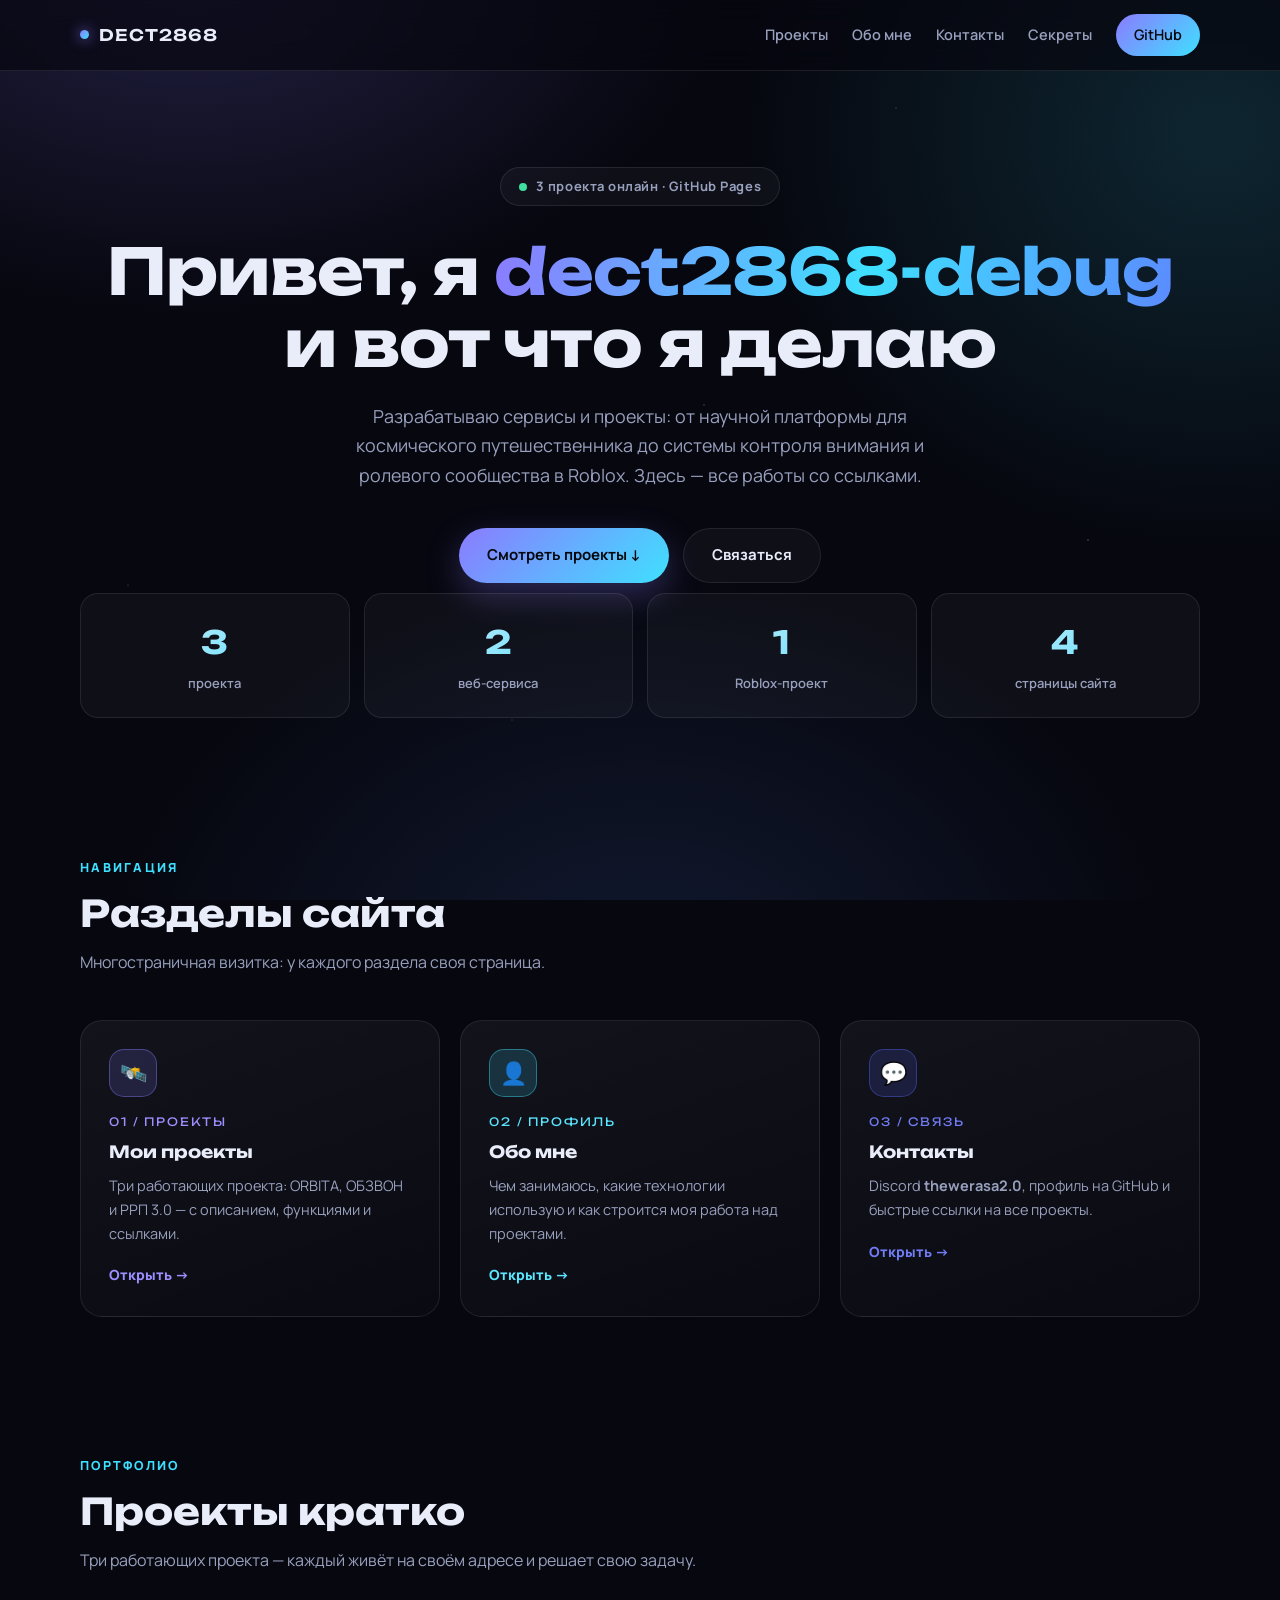
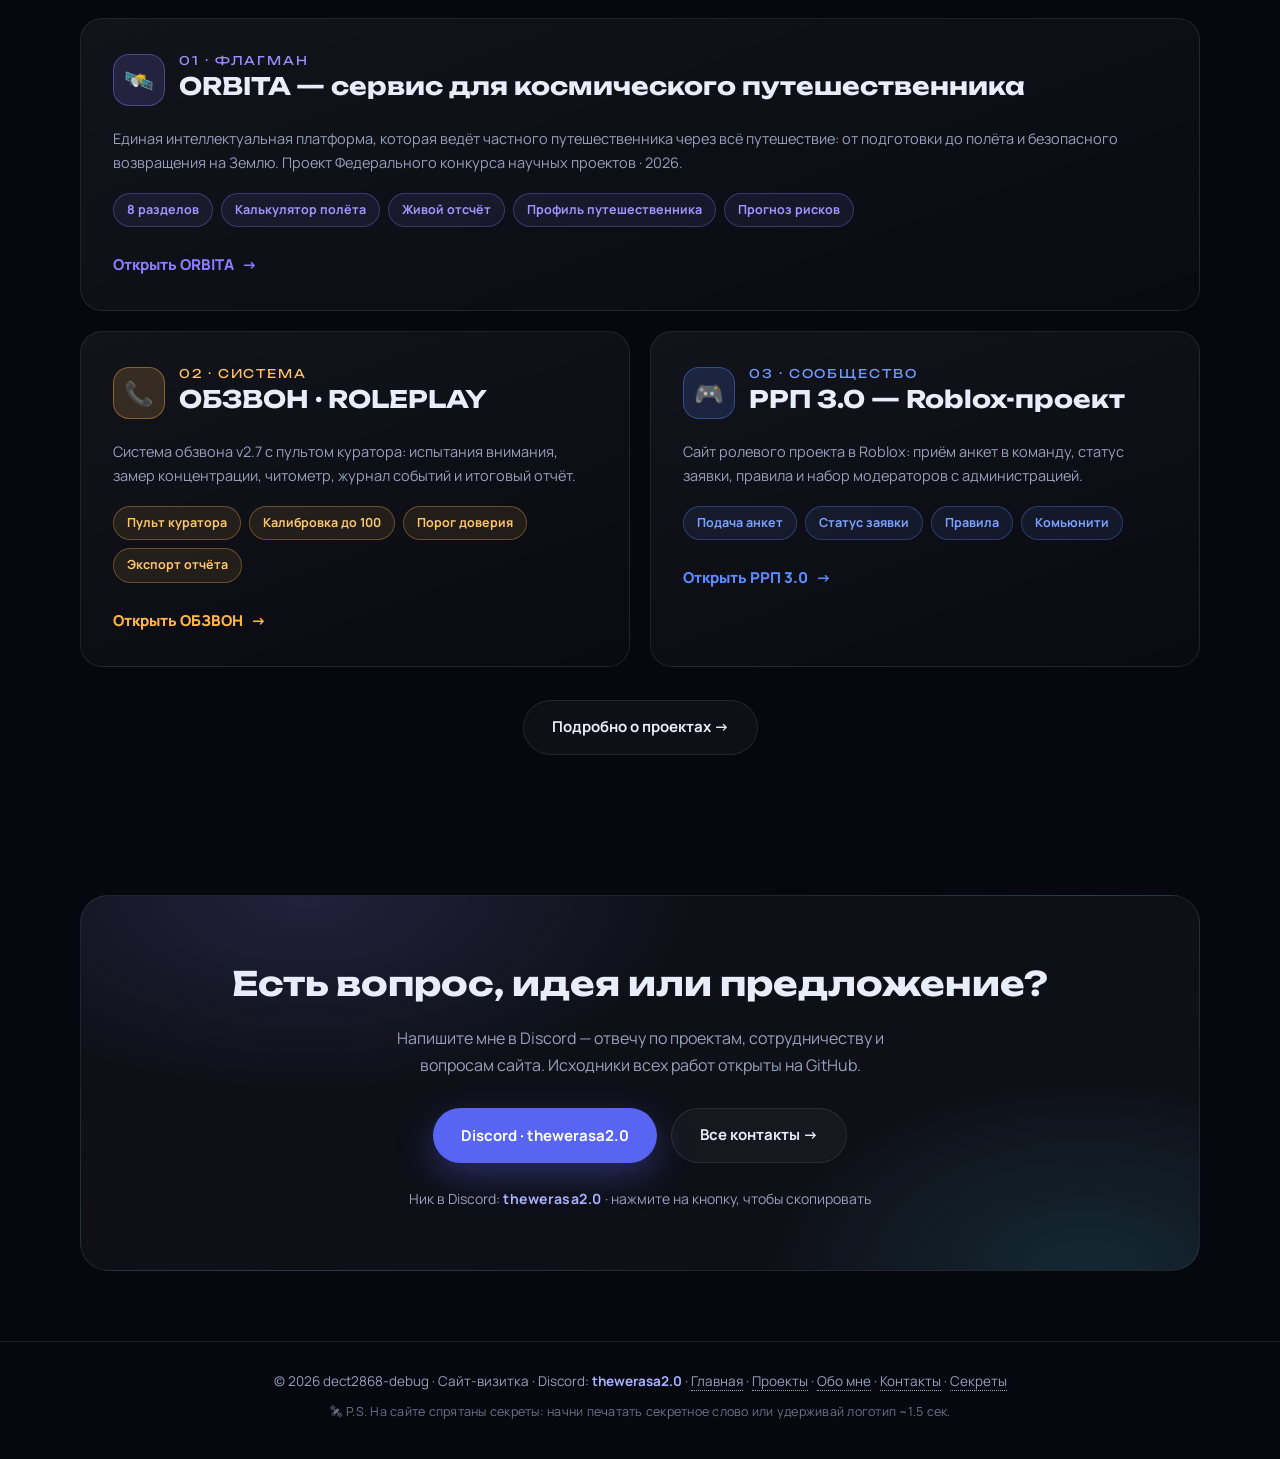
<file: index.html>
<!DOCTYPE html>
<html lang="ru">
<head>
<meta charset="UTF-8">
<meta name="viewport" content="width=device-width, initial-scale=1">
<title>dect2868-debug · Сайт-визитка</title>
<meta name="description" content="Сайт-визитка dect2868-debug: ORBITA — платформа космического путешественника, ОБЗВОН — система обзвона, РРП 3.0 — ролевой Roblox-проект. Discord: thewerasa2.0">
<link rel="preconnect" href="https://fonts.googleapis.com">
<link rel="preconnect" href="https://fonts.gstatic.com" crossorigin>
<link href="https://fonts.googleapis.com/css2?family=Manrope:wght@400;500;600;700;800&family=Unbounded:wght@500;600;700&display=swap" rel="stylesheet">
<link rel="stylesheet" href="style.css">
</head>
<body>

<nav class="nav">
  <div class="container nav-inner">
    <a class="logo" href="index.html"><span class="dot"></span>DECT2868</a>
    <div class="nav-links">
      <a href="projects.html">Проекты</a>
      <a href="about.html">Обо мне</a>
      <a href="contacts.html">Контакты</a>
      <a href="secrets.html">Секреты</a>
      <a class="nav-cta" href="https://github.com/dect2868-debug" target="_blank" rel="noopener">GitHub</a>
    </div>
  </div>
</nav>

<header class="hero container" id="top">
  <div class="badge reveal"><span class="pulse"></span>3 проекта онлайн · GitHub Pages</div>
  <h1 class="reveal">Привет, я <span class="grad">dect2868-debug</span><br>и вот что я делаю</h1>
  <p class="reveal">Разрабатываю сервисы и проекты: от научной платформы для космического
     путешественника до системы контроля внимания и ролевого сообщества в Roblox.
     Здесь — все работы со ссылками.</p>
  <div class="hero-btns reveal">
    <a class="btn btn-primary" href="projects.html">Смотреть проекты ↓</a>
    <a class="btn btn-ghost" href="contacts.html">Связаться</a>
  </div>

  <div class="stats reveal">
    <div class="stat"><b data-count="3">0</b><span>проекта</span></div>
    <div class="stat"><b data-count="2">0</b><span>веб-сервиса</span></div>
    <div class="stat"><b data-count="1">0</b><span>Roblox-проект</span></div>
    <div class="stat"><b data-count="4">0</b><span>страницы сайта</span></div>
  </div>
</header>

<section id="sections">
  <div class="container">
    <div class="sec-head reveal">
      <span class="kicker">Навигация</span>
      <h2>Разделы сайта</h2>
      <p>Многостраничная визитка: у каждого раздела своя страница.</p>
    </div>

    <div class="tiles">
      <a class="tile reveal" href="projects.html" style="--acc:var(--violet)">
        <div class="icon">🛰️</div>
        <div class="num">01 / ПРОЕКТЫ</div>
        <h3>Мои проекты</h3>
        <p>Три работающих проекта: ORBITA, ОБЗВОН и РРП 3.0 — с описанием, функциями и ссылками.</p>
        <span class="more">Открыть →</span>
      </a>

      <a class="tile reveal" href="about.html" style="--acc:var(--cyan)">
        <div class="icon">👤</div>
        <div class="num">02 / ПРОФИЛЬ</div>
        <h3>Обо мне</h3>
        <p>Чем занимаюсь, какие технологии использую и как строится моя работа над проектами.</p>
        <span class="more">Открыть →</span>
      </a>

      <a class="tile reveal" href="contacts.html" style="--acc:var(--discord)">
        <div class="icon">💬</div>
        <div class="num">03 / СВЯЗЬ</div>
        <h3>Контакты</h3>
        <p>Discord <b>thewerasa2.0</b>, профиль на GitHub и быстрые ссылки на все проекты.</p>
        <span class="more">Открыть →</span>
      </a>
    </div>
  </div>
</section>

<section id="projects-preview">
  <div class="container">
    <div class="sec-head reveal">
      <span class="kicker">Портфолио</span>
      <h2>Проекты кратко</h2>
      <p>Три работающих проекта — каждый живёт на своём адресе и решает свою задачу.</p>
    </div>

    <div class="projects">
      <article class="card wide reveal" style="--acc:var(--violet)">
        <div class="card-top">
          <div class="icon">🛰️</div>
          <div>
            <div class="card-num">01 · ФЛАГМАН</div>
            <h3>ORBITA — сервис для космического путешественника</h3>
          </div>
        </div>
        <p class="tagline">Единая интеллектуальная платформа, которая ведёт частного путешественника через всё
           путешествие: от подготовки до полёта и безопасного возвращения на Землю.
           Проект Федерального конкурса научных проектов · 2026.</p>
        <div class="chips">
          <span class="chip">8 разделов</span>
          <span class="chip">Калькулятор полёта</span>
          <span class="chip">Живой отсчёт</span>
          <span class="chip">Профиль путешественника</span>
          <span class="chip">Прогноз рисков</span>
        </div>
        <a class="card-link" href="https://dect2868-debug.github.io/orbita/" target="_blank" rel="noopener">
          Открыть ORBITA <span class="arrow">→</span>
        </a>
      </article>

      <article class="card reveal" style="--acc:var(--amber)">
        <div class="card-top">
          <div class="icon">📞</div>
          <div>
            <div class="card-num">02 · СИСТЕМА</div>
            <h3>ОБЗВОН · ROLEPLAY</h3>
          </div>
        </div>
        <p class="tagline">Система обзвона v2.7 с пультом куратора: испытания внимания, замер концентрации,
           читометр, журнал событий и итоговый отчёт.</p>
        <div class="chips">
          <span class="chip">Пульт куратора</span>
          <span class="chip">Калибровка до 100</span>
          <span class="chip">Порог доверия</span>
          <span class="chip">Экспорт отчёта</span>
        </div>
        <a class="card-link" href="https://dect2868-debug.github.io/obzvon/" target="_blank" rel="noopener">
          Открыть ОБЗВОН <span class="arrow">→</span>
        </a>
      </article>

      <article class="card reveal" style="--acc:var(--blue)">
        <div class="card-top">
          <div class="icon">🎮</div>
          <div>
            <div class="card-num">03 · СООБЩЕСТВО</div>
            <h3>РРП 3.0 — Roblox-проект</h3>
          </div>
        </div>
        <p class="tagline">Сайт ролевого проекта в Roblox: приём анкет в команду, статус заявки,
           правила и набор модераторов с администрацией.</p>
        <div class="chips">
          <span class="chip">Подача анкет</span>
          <span class="chip">Статус заявки</span>
          <span class="chip">Правила</span>
          <span class="chip">Комьюнити</span>
        </div>
        <a class="card-link" href="https://dect2868-debug.github.io/-3.0/" target="_blank" rel="noopener">
          Открыть РРП 3.0 <span class="arrow">→</span>
        </a>
      </article>
    </div>

    <div class="hero-btns reveal" style="margin-top:34px">
      <a class="btn btn-ghost" href="projects.html">Подробно о проектах →</a>
    </div>
  </div>
</section>

<section id="cta">
  <div class="container">
    <div class="contacts reveal">
      <h2>Есть вопрос, идея или предложение?</h2>
      <p>Напишите мне в Discord — отвечу по проектам, сотрудничеству и вопросам сайта.
         Исходники всех работ открыты на GitHub.</p>
      <div class="hero-btns">
        <button class="btn btn-discord" data-copy="thewerasa2.0" type="button">Discord · thewerasa2.0</button>
        <a class="btn btn-ghost" href="contacts.html">Все контакты →</a>
      </div>
      <div class="discord-line">Ник в Discord: <b>thewerasa2.0</b> · нажмите на кнопку, чтобы скопировать</div>
    </div>
  </div>
</section>

<footer>
  <div class="container">
    © <span id="year">2026</span> dect2868-debug · Сайт-визитка · Discord: <b>thewerasa2.0</b> ·
    <a href="index.html">Главная</a> · <a href="projects.html">Проекты</a> ·
    <a href="about.html">Обо мне</a> · <a href="contacts.html">Контакты</a> ·
    <a href="secrets.html">Секреты</a>
    <span class="egg-hint">🛰 P.S. На сайте спрятаны секреты: начни печатать секретное слово или удерживай логотип ~1.5 сек.</span>
  </div>
</footer>

<script src="main.js"></script>
</body>
</html>
</file>
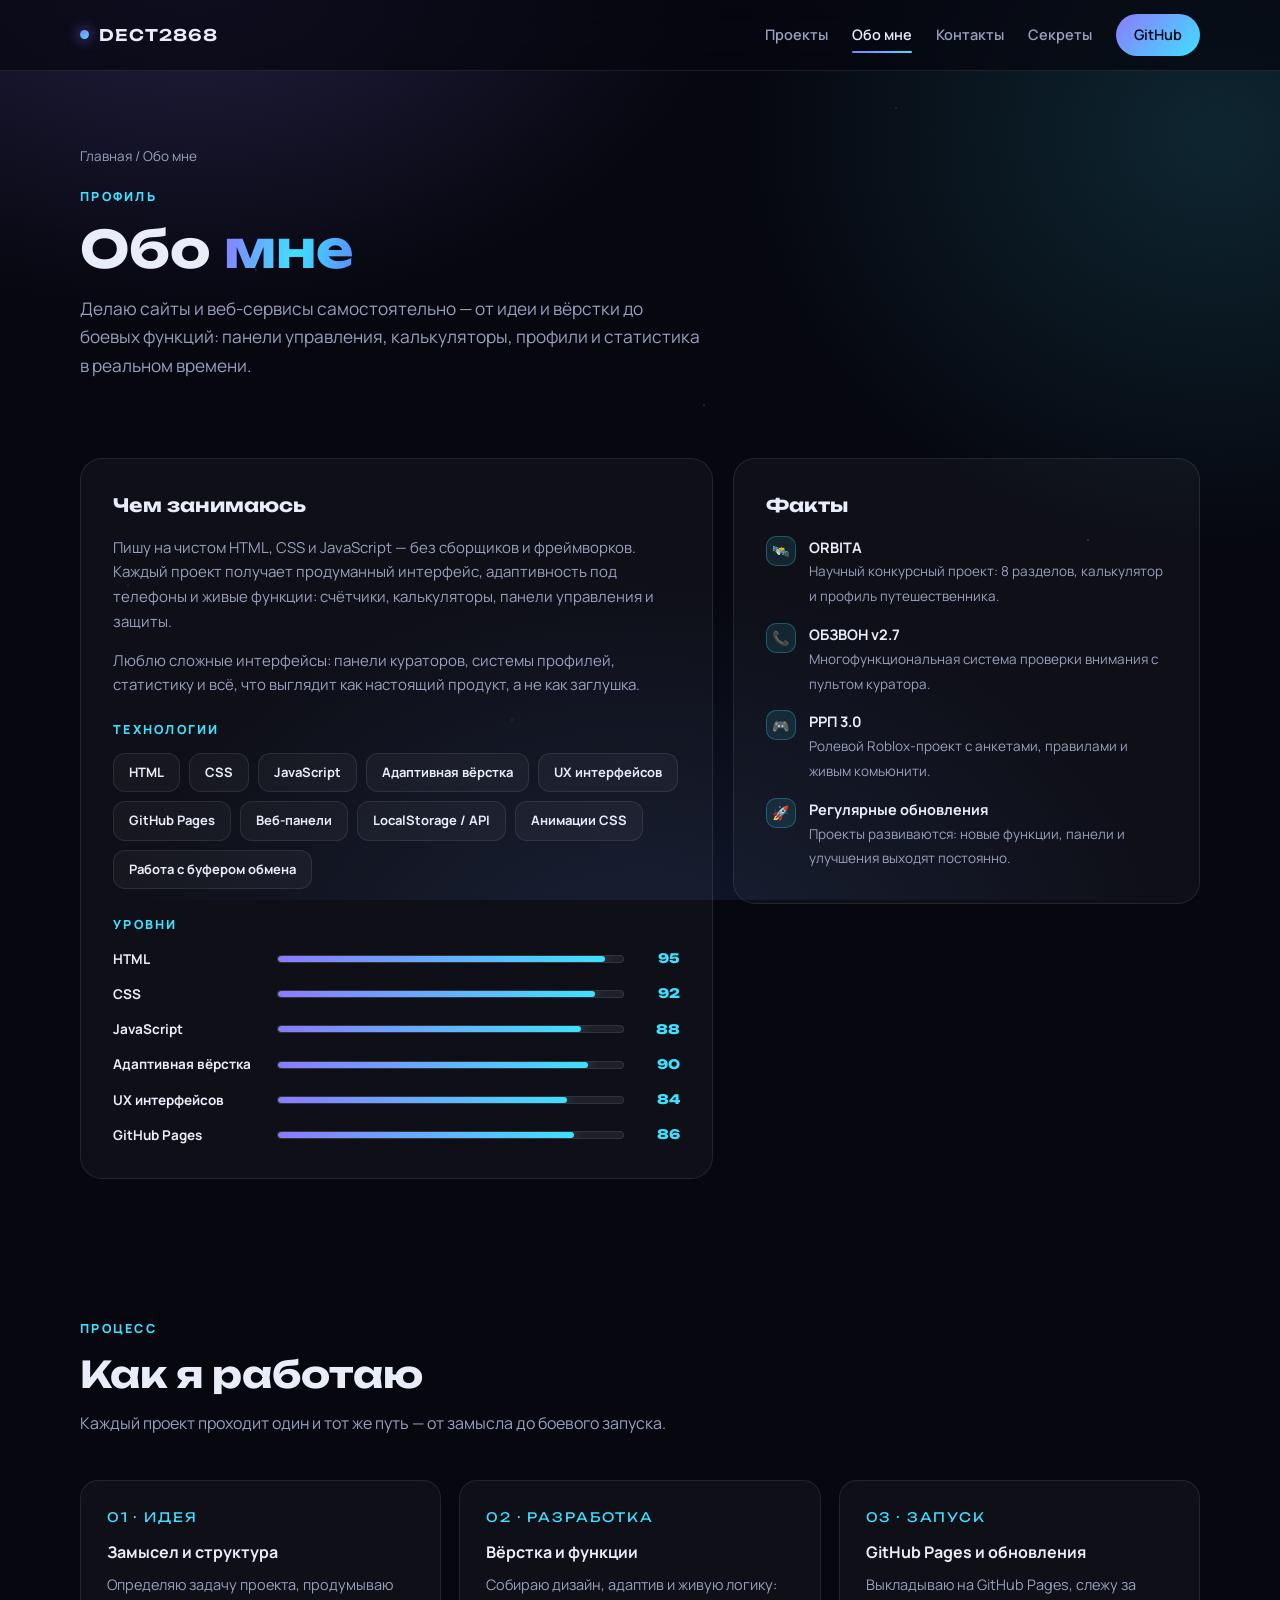
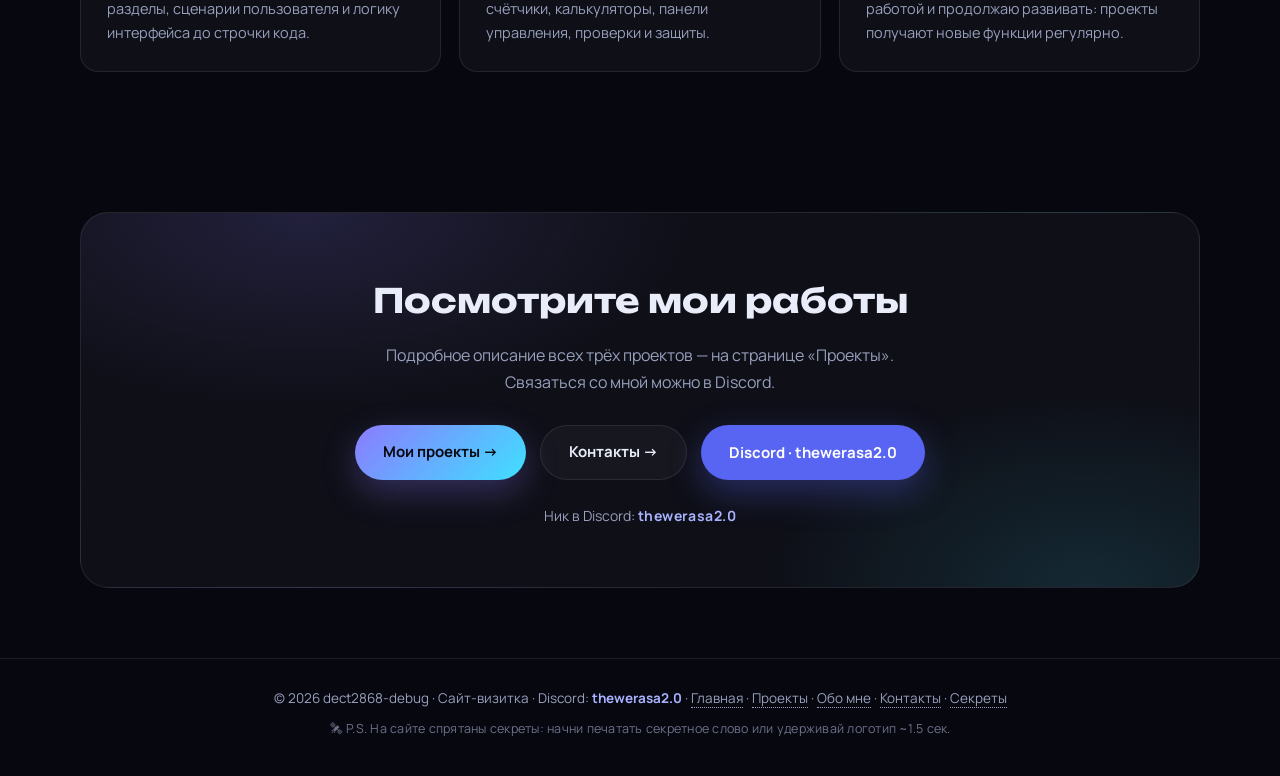
<file: about.html>
<!DOCTYPE html>
<html lang="ru">
<head>
<meta charset="UTF-8">
<meta name="viewport" content="width=device-width, initial-scale=1">
<title>Обо мне · dect2868-debug</title>
<meta name="description" content="Обо мне: dect2868-debug — веб-разработчик. HTML, CSS, JavaScript, адаптивная вёрстка, веб-панели. Discord: thewerasa2.0">
<link rel="preconnect" href="https://fonts.googleapis.com">
<link rel="preconnect" href="https://fonts.gstatic.com" crossorigin>
<link href="https://fonts.googleapis.com/css2?family=Manrope:wght@400;500;600;700;800&family=Unbounded:wght@500;600;700&display=swap" rel="stylesheet">
<link rel="stylesheet" href="style.css">
</head>
<body>

<nav class="nav">
  <div class="container nav-inner">
    <a class="logo" href="index.html"><span class="dot"></span>DECT2868</a>
    <div class="nav-links">
      <a href="projects.html">Проекты</a>
      <a class="active" href="about.html">Обо мне</a>
      <a href="contacts.html">Контакты</a>
      <a href="secrets.html">Секреты</a>
      <a class="nav-cta" href="https://github.com/dect2868-debug" target="_blank" rel="noopener">GitHub</a>
    </div>
  </div>
</nav>

<header class="page-hero container">
  <div class="crumb reveal"><a href="index.html">Главная</a> / Обо мне</div>
  <span class="kicker reveal">Профиль</span>
  <h1 class="reveal">Обо <span class="grad">мне</span></h1>
  <p class="reveal">Делаю сайты и веб-сервисы самостоятельно — от идеи и вёрстки до боевых функций:
     панели управления, калькуляторы, профили и статистика в реальном времени.</p>
</header>

<section id="who">
  <div class="container">
    <div class="about-wrap">
      <div class="panel reveal">
        <h3>Чем занимаюсь</h3>
        <p>Пишу на чистом HTML, CSS и JavaScript — без сборщиков и фреймворков.
           Каждый проект получает продуманный интерфейс, адаптивность под телефоны
           и живые функции: счётчики, калькуляторы, панели управления и защиты.</p>
        <p>Люблю сложные интерфейсы: панели кураторов, системы профилей, статистику
           и всё, что выглядит как настоящий продукт, а не как заглушка.</p>
        <span class="kicker" style="margin-top:22px">Технологии</span>
        <div class="skill-grid">
          <span class="skill">HTML</span>
          <span class="skill">CSS</span>
          <span class="skill">JavaScript</span>
          <span class="skill">Адаптивная вёрстка</span>
          <span class="skill">UX интерфейсов</span>
          <span class="skill">GitHub Pages</span>
          <span class="skill">Веб-панели</span>
          <span class="skill">LocalStorage / API</span>
          <span class="skill">Анимации CSS</span>
          <span class="skill">Работа с буфером обмена</span>
        </div>

        <span class="kicker" style="margin-top:26px">Уровни</span>
        <div class="bars">
          <div class="bar-row"><span class="br-name">HTML</span><span class="bar"><i data-level="95"></i></span><b class="br-val">95</b></div>
          <div class="bar-row"><span class="br-name">CSS</span><span class="bar"><i data-level="92"></i></span><b class="br-val">92</b></div>
          <div class="bar-row"><span class="br-name">JavaScript</span><span class="bar"><i data-level="88"></i></span><b class="br-val">88</b></div>
          <div class="bar-row"><span class="br-name">Адаптивная вёрстка</span><span class="bar"><i data-level="90"></i></span><b class="br-val">90</b></div>
          <div class="bar-row"><span class="br-name">UX интерфейсов</span><span class="bar"><i data-level="84"></i></span><b class="br-val">84</b></div>
          <div class="bar-row"><span class="br-name">GitHub Pages</span><span class="bar"><i data-level="86"></i></span><b class="br-val">86</b></div>
        </div>
      </div>

      <div class="panel reveal">
        <h3>Факты</h3>
        <ul class="facts">
          <li>
            <span class="mk">🛰️</span>
            <div><b>ORBITA</b><span>Научный конкурсный проект: 8 разделов, калькулятор и профиль путешественника.</span></div>
          </li>
          <li>
            <span class="mk">📞</span>
            <div><b>ОБЗВОН v2.7</b><span>Многофункциональная система проверки внимания с пультом куратора.</span></div>
          </li>
          <li>
            <span class="mk">🎮</span>
            <div><b>РРП 3.0</b><span>Ролевой Roblox-проект с анкетами, правилами и живым комьюнити.</span></div>
          </li>
          <li>
            <span class="mk">🚀</span>
            <div><b>Регулярные обновления</b><span>Проекты развиваются: новые функции, панели и улучшения выходят постоянно.</span></div>
          </li>
        </ul>
      </div>
    </div>
  </div>
</section>

<section id="how">
  <div class="container">
    <div class="sec-head reveal">
      <span class="kicker">Процесс</span>
      <h2>Как я работаю</h2>
      <p>Каждый проект проходит один и тот же путь — от замысла до боевого запуска.</p>
    </div>

    <div class="steps">
      <div class="step reveal">
        <span class="n">01 · ИДЕЯ</span>
        <h4>Замысел и структура</h4>
        <p>Определяю задачу проекта, продумываю разделы, сценарии пользователя
           и логику интерфейса до строчки кода.</p>
      </div>
      <div class="step reveal">
        <span class="n">02 · РАЗРАБОТКА</span>
        <h4>Вёрстка и функции</h4>
        <p>Собираю дизайн, адаптив и живую логику: счётчики, калькуляторы,
           панели управления, проверки и защиты.</p>
      </div>
      <div class="step reveal">
        <span class="n">03 · ЗАПУСК</span>
        <h4>GitHub Pages и обновления</h4>
        <p>Выкладываю на GitHub Pages, слежу за работой и продолжаю развивать:
           проекты получают новые функции регулярно.</p>
      </div>
    </div>
  </div>
</section>

<section id="next">
  <div class="container">
    <div class="contacts reveal">
      <h2>Посмотрите мои работы</h2>
      <p>Подробное описание всех трёх проектов — на странице «Проекты».
         Связаться со мной можно в Discord.</p>
      <div class="hero-btns">
        <a class="btn btn-primary" href="projects.html">Мои проекты →</a>
        <a class="btn btn-ghost" href="contacts.html">Контакты →</a>
        <button class="btn btn-discord" data-copy="thewerasa2.0" type="button">Discord · thewerasa2.0</button>
      </div>
      <div class="discord-line">Ник в Discord: <b>thewerasa2.0</b></div>
    </div>
  </div>
</section>

<footer>
  <div class="container">
    © <span id="year">2026</span> dect2868-debug · Сайт-визитка · Discord: <b>thewerasa2.0</b> ·
    <a href="index.html">Главная</a> · <a href="projects.html">Проекты</a> ·
    <a href="about.html">Обо мне</a> · <a href="contacts.html">Контакты</a> ·
    <a href="secrets.html">Секреты</a>
    <span class="egg-hint">🛰 P.S. На сайте спрятаны секреты: начни печатать секретное слово или удерживай логотип ~1.5 сек.</span>
  </div>
</footer>

<script src="main.js"></script>
</body>
</html>
</file>
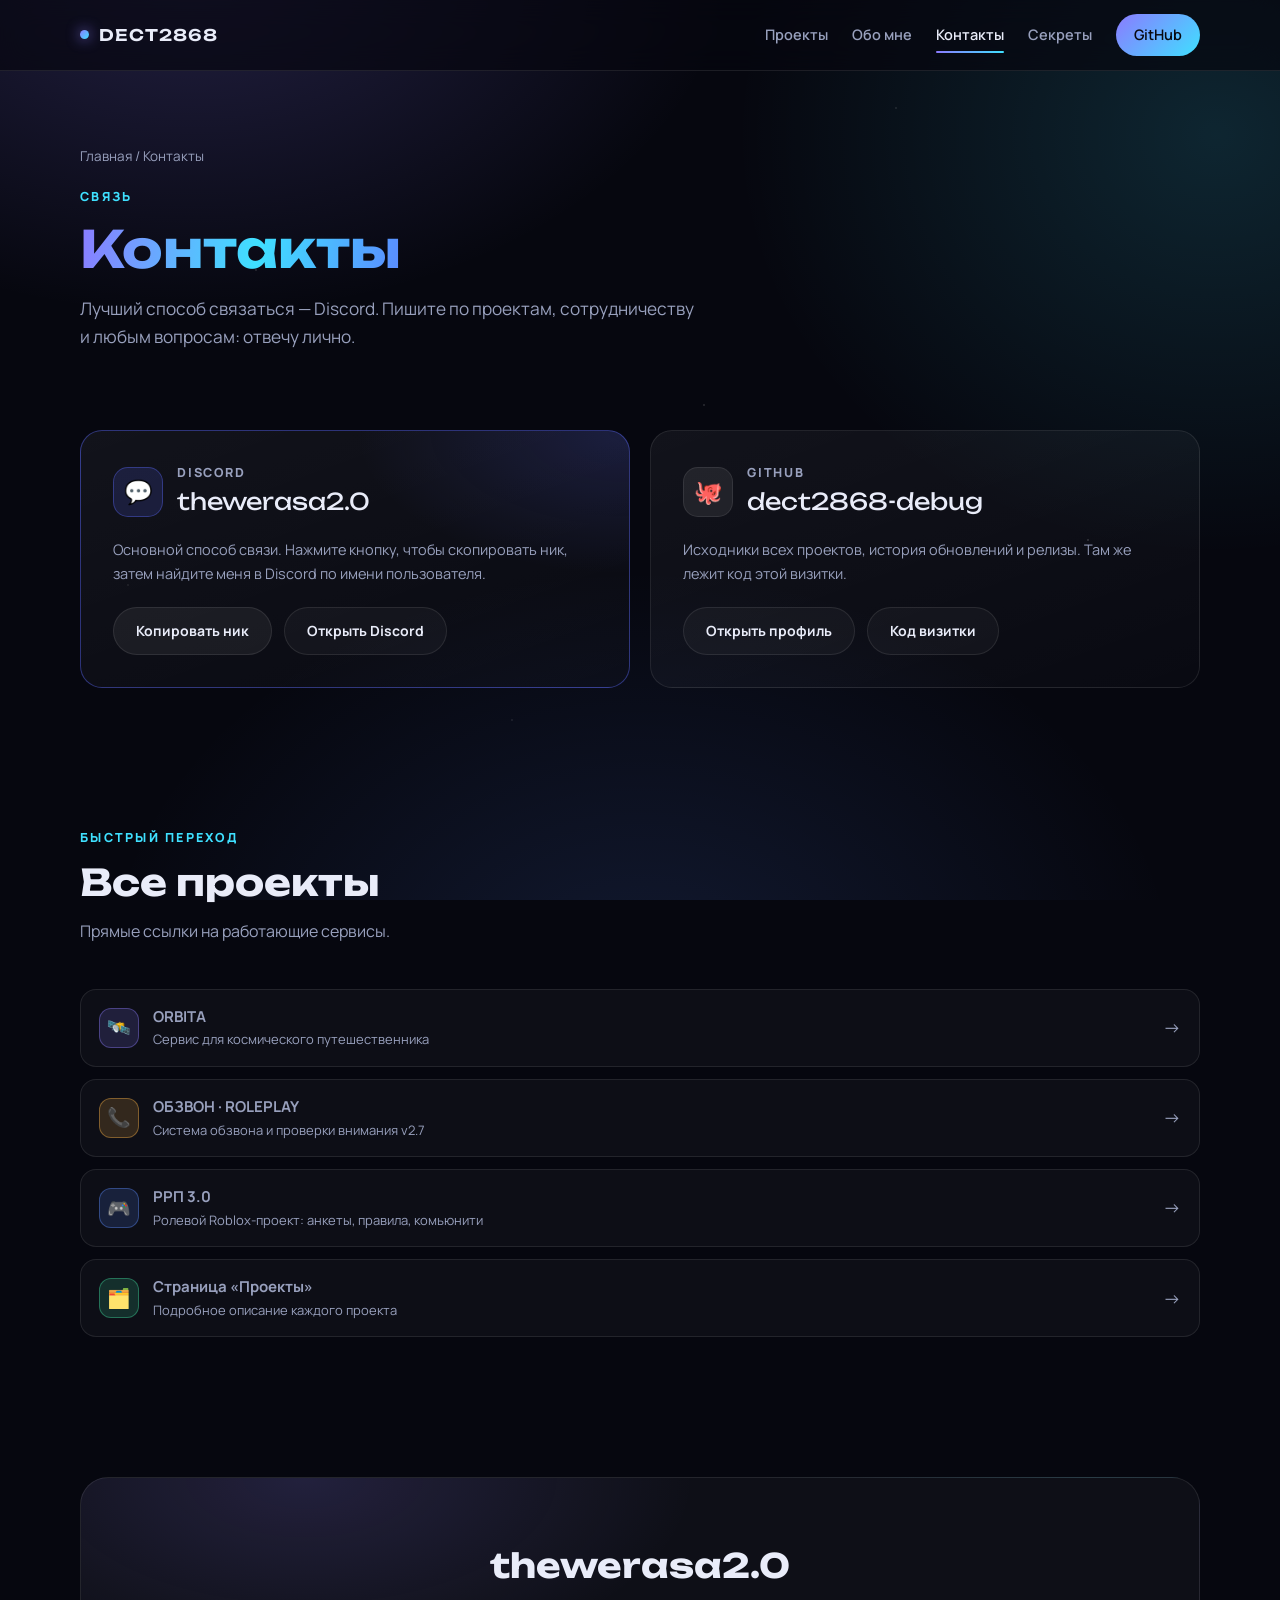
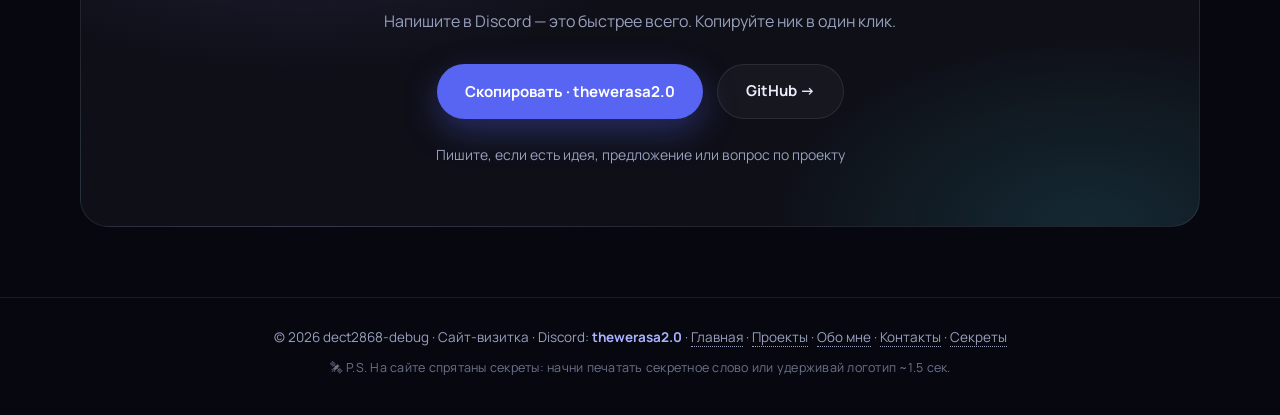
<file: contacts.html>
<!DOCTYPE html>
<html lang="ru">
<head>
<meta charset="UTF-8">
<meta name="viewport" content="width=device-width, initial-scale=1">
<title>Контакты · dect2868-debug</title>
<meta name="description" content="Контакты dect2868-debug: Discord thewerasa2.0, профиль GitHub и ссылки на проекты ORBITA, ОБЗВОН и РРП 3.0.">
<link rel="preconnect" href="https://fonts.googleapis.com">
<link rel="preconnect" href="https://fonts.gstatic.com" crossorigin>
<link href="https://fonts.googleapis.com/css2?family=Manrope:wght@400;500;600;700;800&family=Unbounded:wght@500;600;700&display=swap" rel="stylesheet">
<link rel="stylesheet" href="style.css">
</head>
<body>

<nav class="nav">
  <div class="container nav-inner">
    <a class="logo" href="index.html"><span class="dot"></span>DECT2868</a>
    <div class="nav-links">
      <a href="projects.html">Проекты</a>
      <a href="about.html">Обо мне</a>
      <a class="active" href="contacts.html">Контакты</a>
      <a href="secrets.html">Секреты</a>
      <a class="nav-cta" href="https://github.com/dect2868-debug" target="_blank" rel="noopener">GitHub</a>
    </div>
  </div>
</nav>

<header class="page-hero container">
  <div class="crumb reveal"><a href="index.html">Главная</a> / Контакты</div>
  <span class="kicker reveal">Связь</span>
  <h1 class="reveal"><span class="grad">Контакты</span></h1>
  <p class="reveal">Лучший способ связаться — Discord. Пишите по проектам,
     сотрудничеству и любым вопросам: отвечу лично.</p>
</header>

<section id="direct">
  <div class="container">
    <div class="contact-grid">

      <div class="contact-card discord reveal">
        <div class="cc-head">
          <span class="cc-icon">💬</span>
          <div>
            <div class="cc-label">Discord</div>
            <div class="cc-value">thewerasa2.0</div>
          </div>
        </div>
        <p>Основной способ связи. Нажмите кнопку, чтобы скопировать ник,
           затем найдите меня в Discord по имени пользователя.</p>
        <div class="cc-actions">
          <button class="copy-btn" type="button" data-copy="thewerasa2.0">Копировать ник</button>
          <a class="btn btn-ghost btn-sm" href="https://discord.com/app" target="_blank" rel="noopener">Открыть Discord</a>
        </div>
      </div>

      <div class="contact-card reveal">
        <div class="cc-head">
          <span class="cc-icon gh">🐙</span>
          <div>
            <div class="cc-label">GitHub</div>
            <div class="cc-value">dect2868-debug</div>
          </div>
        </div>
        <p>Исходники всех проектов, история обновлений и релизы.
           Там же лежит код этой визитки.</p>
        <div class="cc-actions">
          <a class="btn btn-ghost btn-sm" href="https://github.com/dect2868-debug" target="_blank" rel="noopener">Открыть профиль</a>
          <a class="btn btn-ghost btn-sm" href="https://github.com/dect2868-debug/vizitka" target="_blank" rel="noopener">Код визитки</a>
        </div>
      </div>

    </div>
  </div>
</section>

<section id="links">
  <div class="container">
    <div class="sec-head reveal">
      <span class="kicker">Быстрый переход</span>
      <h2>Все проекты</h2>
      <p>Прямые ссылки на работающие сервисы.</p>
    </div>

    <div class="link-list">
      <a class="link-row reveal" style="--acc:var(--violet)" href="https://dect2868-debug.github.io/orbita/" target="_blank" rel="noopener">
        <span class="lr-icon">🛰️</span>
        <span><b>ORBITA</b><span>Сервис для космического путешественника</span></span>
        <span class="lr-arrow">→</span>
      </a>
      <a class="link-row reveal" style="--acc:var(--amber)" href="https://dect2868-debug.github.io/obzvon/" target="_blank" rel="noopener">
        <span class="lr-icon">📞</span>
        <span><b>ОБЗВОН · ROLEPLAY</b><span>Система обзвона и проверки внимания v2.7</span></span>
        <span class="lr-arrow">→</span>
      </a>
      <a class="link-row reveal" style="--acc:var(--blue)" href="https://dect2868-debug.github.io/-3.0/" target="_blank" rel="noopener">
        <span class="lr-icon">🎮</span>
        <span><b>РРП 3.0</b><span>Ролевой Roblox-проект: анкеты, правила, комьюнити</span></span>
        <span class="lr-arrow">→</span>
      </a>
      <a class="link-row reveal" style="--acc:var(--green)" href="projects.html">
        <span class="lr-icon">🗂️</span>
        <span><b>Страница «Проекты»</b><span>Подробное описание каждого проекта</span></span>
        <span class="lr-arrow">→</span>
      </a>
    </div>
  </div>
</section>

<section id="cta">
  <div class="container">
    <div class="contacts reveal">
      <h2>thewerasa2.0</h2>
      <p>Напишите в Discord — это быстрее всего. Копируйте ник в один клик.</p>
      <div class="hero-btns">
        <button class="btn btn-discord" type="button" data-copy="thewerasa2.0">Скопировать · thewerasa2.0</button>
        <a class="btn btn-ghost" href="https://github.com/dect2868-debug" target="_blank" rel="noopener">GitHub →</a>
      </div>
      <div class="discord-line">Пишите, если есть идея, предложение или вопрос по проекту</div>
    </div>
  </div>
</section>

<footer>
  <div class="container">
    © <span id="year">2026</span> dect2868-debug · Сайт-визитка · Discord: <b>thewerasa2.0</b> ·
    <a href="index.html">Главная</a> · <a href="projects.html">Проекты</a> ·
    <a href="about.html">Обо мне</a> · <a href="contacts.html">Контакты</a> ·
    <a href="secrets.html">Секреты</a>
    <span class="egg-hint">🛰 P.S. На сайте спрятаны секреты: начни печатать секретное слово или удерживай логотип ~1.5 сек.</span>
  </div>
</footer>

<script src="main.js"></script>
</body>
</html>
</file>
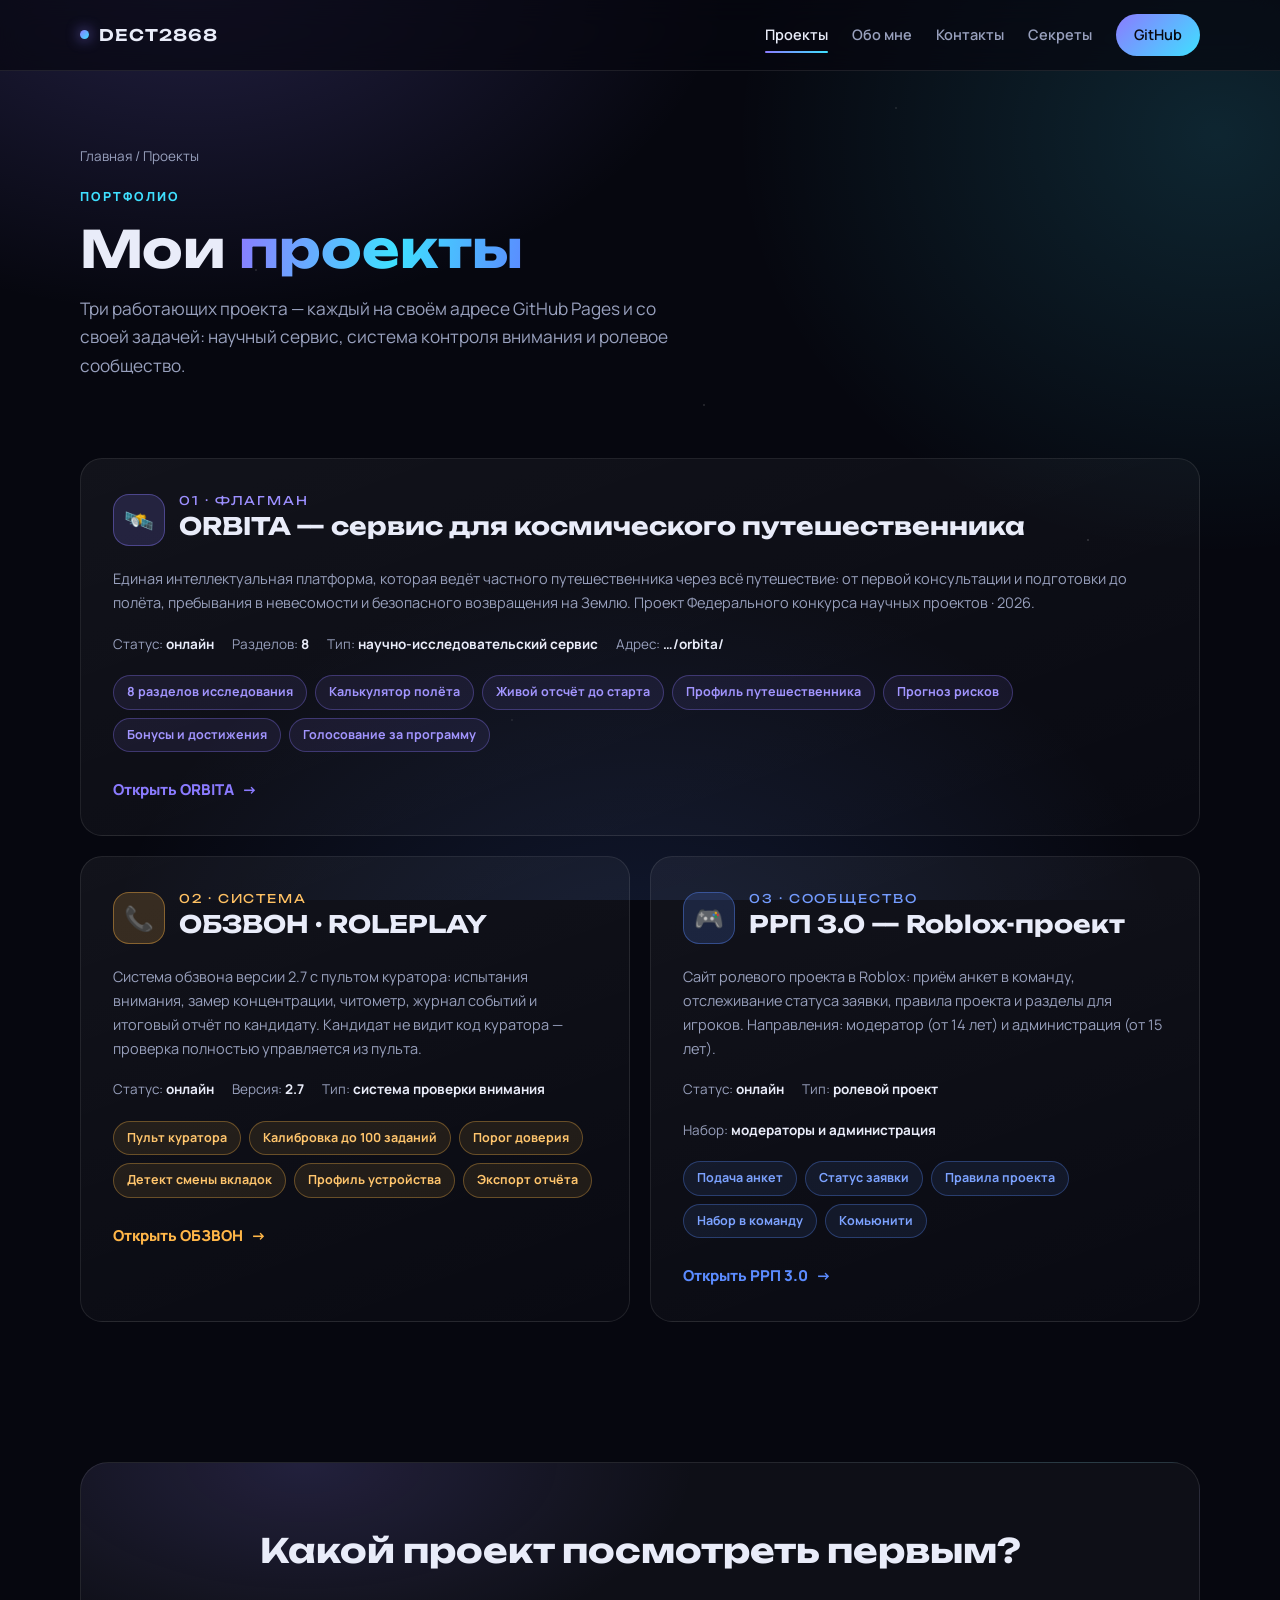
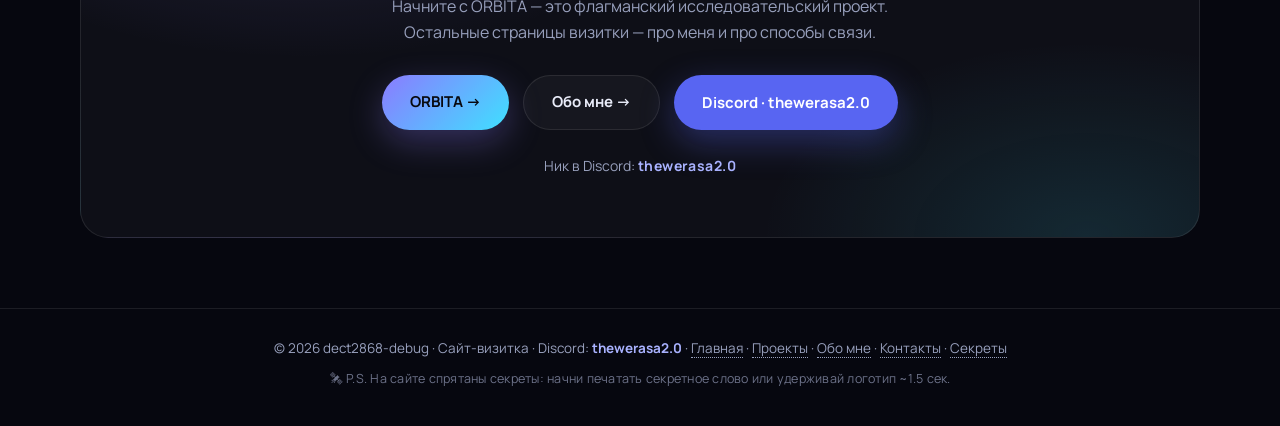
<file: projects.html>
<!DOCTYPE html>
<html lang="ru">
<head>
<meta charset="UTF-8">
<meta name="viewport" content="width=device-width, initial-scale=1">
<title>Проекты · dect2868-debug</title>
<meta name="description" content="Проекты dect2868-debug: ORBITA — сервис для космического путешественника, ОБЗВОН — система обзвона ROLEPLAY, РРП 3.0 — ролевой Roblox-проект.">
<link rel="preconnect" href="https://fonts.googleapis.com">
<link rel="preconnect" href="https://fonts.gstatic.com" crossorigin>
<link href="https://fonts.googleapis.com/css2?family=Manrope:wght@400;500;600;700;800&family=Unbounded:wght@500;600;700&display=swap" rel="stylesheet">
<link rel="stylesheet" href="style.css">
</head>
<body>

<nav class="nav">
  <div class="container nav-inner">
    <a class="logo" href="index.html"><span class="dot"></span>DECT2868</a>
    <div class="nav-links">
      <a class="active" href="projects.html">Проекты</a>
      <a href="about.html">Обо мне</a>
      <a href="contacts.html">Контакты</a>
      <a href="secrets.html">Секреты</a>
      <a class="nav-cta" href="https://github.com/dect2868-debug" target="_blank" rel="noopener">GitHub</a>
    </div>
  </div>
</nav>

<header class="page-hero container">
  <div class="crumb reveal"><a href="index.html">Главная</a> / Проекты</div>
  <span class="kicker reveal">Портфолио</span>
  <h1 class="reveal">Мои <span class="grad">проекты</span></h1>
  <p class="reveal">Три работающих проекта — каждый на своём адресе GitHub Pages
     и со своей задачей: научный сервис, система контроля внимания и ролевое сообщество.</p>
</header>

<section id="all-projects">
  <div class="container">
    <div class="projects">

      <article class="card wide reveal" style="--acc:var(--violet)">
        <div class="card-top">
          <div class="icon">🛰️</div>
          <div>
            <div class="card-num">01 · ФЛАГМАН</div>
            <h3>ORBITA — сервис для космического путешественника</h3>
          </div>
        </div>
        <p class="tagline">Единая интеллектуальная платформа, которая ведёт частного путешественника через всё
           путешествие: от первой консультации и подготовки до полёта, пребывания в невесомости
           и безопасного возвращения на Землю. Проект Федерального конкурса научных проектов · 2026.</p>
        <div class="card-meta">
          <span>Статус: <b>онлайн</b></span>
          <span>Разделов: <b>8</b></span>
          <span>Тип: <b>научно-исследовательский сервис</b></span>
          <span>Адрес: <b>…/orbita/</b></span>
        </div>
        <div class="chips">
          <span class="chip">8 разделов исследования</span>
          <span class="chip">Калькулятор полёта</span>
          <span class="chip">Живой отсчёт до старта</span>
          <span class="chip">Профиль путешественника</span>
          <span class="chip">Прогноз рисков</span>
          <span class="chip">Бонусы и достижения</span>
          <span class="chip">Голосование за программу</span>
        </div>
        <a class="card-link" href="https://dect2868-debug.github.io/orbita/" target="_blank" rel="noopener">
          Открыть ORBITA <span class="arrow">→</span>
        </a>
      </article>

      <article class="card reveal" style="--acc:var(--amber)">
        <div class="card-top">
          <div class="icon">📞</div>
          <div>
            <div class="card-num">02 · СИСТЕМА</div>
            <h3>ОБЗВОН · ROLEPLAY</h3>
          </div>
        </div>
        <p class="tagline">Система обзвона версии 2.7 с пультом куратора: испытания внимания, замер концентрации,
           читометр, журнал событий и итоговый отчёт по кандидату. Кандидат не видит код куратора —
           проверка полностью управляется из пульта.</p>
        <div class="card-meta">
          <span>Статус: <b>онлайн</b></span>
          <span>Версия: <b>2.7</b></span>
          <span>Тип: <b>система проверки внимания</b></span>
        </div>
        <div class="chips">
          <span class="chip">Пульт куратора</span>
          <span class="chip">Калибровка до 100 заданий</span>
          <span class="chip">Порог доверия</span>
          <span class="chip">Детект смены вкладок</span>
          <span class="chip">Профиль устройства</span>
          <span class="chip">Экспорт отчёта</span>
        </div>
        <a class="card-link" href="https://dect2868-debug.github.io/obzvon/" target="_blank" rel="noopener">
          Открыть ОБЗВОН <span class="arrow">→</span>
        </a>
      </article>

      <article class="card reveal" style="--acc:var(--blue)">
        <div class="card-top">
          <div class="icon">🎮</div>
          <div>
            <div class="card-num">03 · СООБЩЕСТВО</div>
            <h3>РРП 3.0 — Roblox-проект</h3>
          </div>
        </div>
        <p class="tagline">Сайт ролевого проекта в Roblox: приём анкет в команду, отслеживание статуса заявки,
           правила проекта и разделы для игроков. Направления: модератор (от 14 лет)
           и администрация (от 15 лет).</p>
        <div class="card-meta">
          <span>Статус: <b>онлайн</b></span>
          <span>Тип: <b>ролевой проект</b></span>
          <span>Набор: <b>модераторы и администрация</b></span>
        </div>
        <div class="chips">
          <span class="chip">Подача анкет</span>
          <span class="chip">Статус заявки</span>
          <span class="chip">Правила проекта</span>
          <span class="chip">Набор в команду</span>
          <span class="chip">Комьюнити</span>
        </div>
        <a class="card-link" href="https://dect2868-debug.github.io/-3.0/" target="_blank" rel="noopener">
          Открыть РРП 3.0 <span class="arrow">→</span>
        </a>
      </article>

    </div>
  </div>
</section>

<section id="next">
  <div class="container">
    <div class="contacts reveal">
      <h2>Какой проект посмотреть первым?</h2>
      <p>Начните с ORBITA — это флагманский исследовательский проект.
         Остальные страницы визитки — про меня и про способы связи.</p>
      <div class="hero-btns">
        <a class="btn btn-primary" href="https://dect2868-debug.github.io/orbita/" target="_blank" rel="noopener">ORBITA →</a>
        <a class="btn btn-ghost" href="about.html">Обо мне →</a>
        <button class="btn btn-discord" data-copy="thewerasa2.0" type="button">Discord · thewerasa2.0</button>
      </div>
      <div class="discord-line">Ник в Discord: <b>thewerasa2.0</b></div>
    </div>
  </div>
</section>

<footer>
  <div class="container">
    © <span id="year">2026</span> dect2868-debug · Сайт-визитка · Discord: <b>thewerasa2.0</b> ·
    <a href="index.html">Главная</a> · <a href="projects.html">Проекты</a> ·
    <a href="about.html">Обо мне</a> · <a href="contacts.html">Контакты</a> ·
    <a href="secrets.html">Секреты</a>
    <span class="egg-hint">🛰 P.S. На сайте спрятаны секреты: начни печатать секретное слово или удерживай логотип ~1.5 сек.</span>
  </div>
</footer>

<script src="main.js"></script>
</body>
</html>
</file>
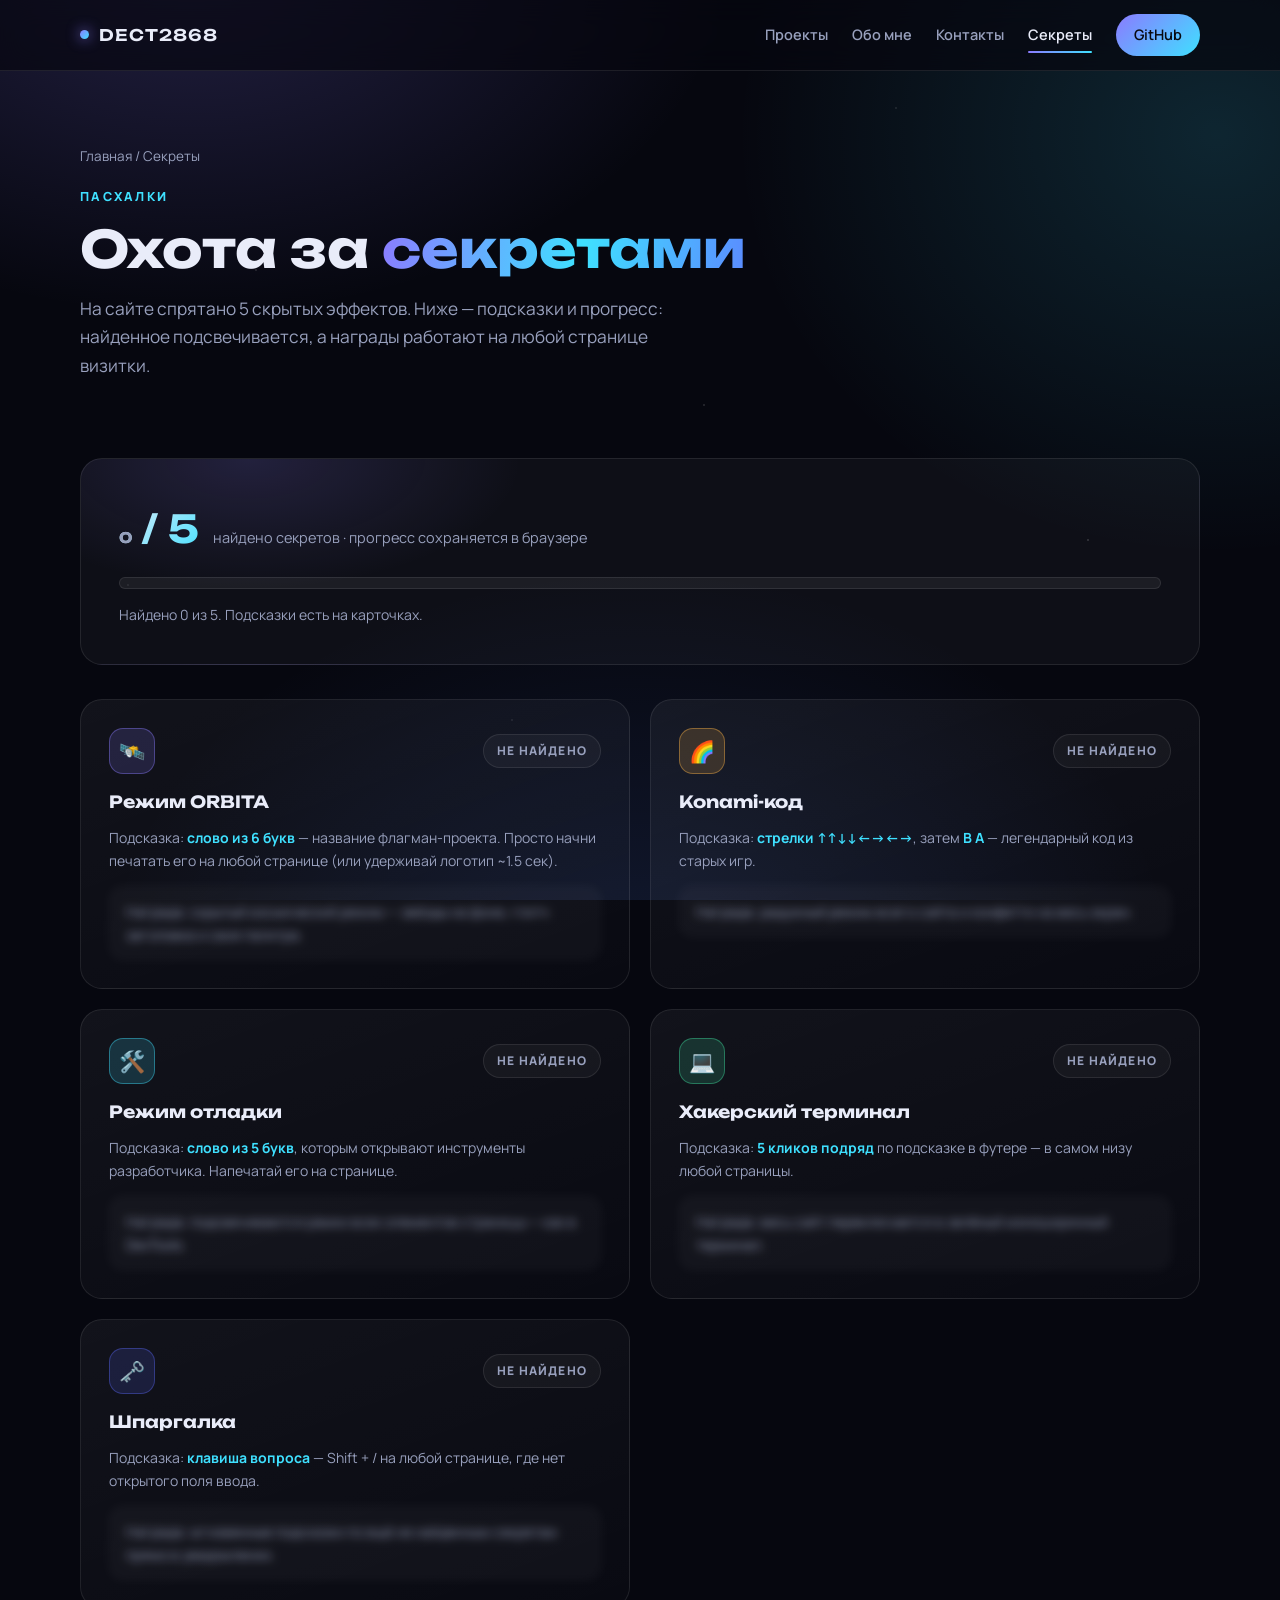
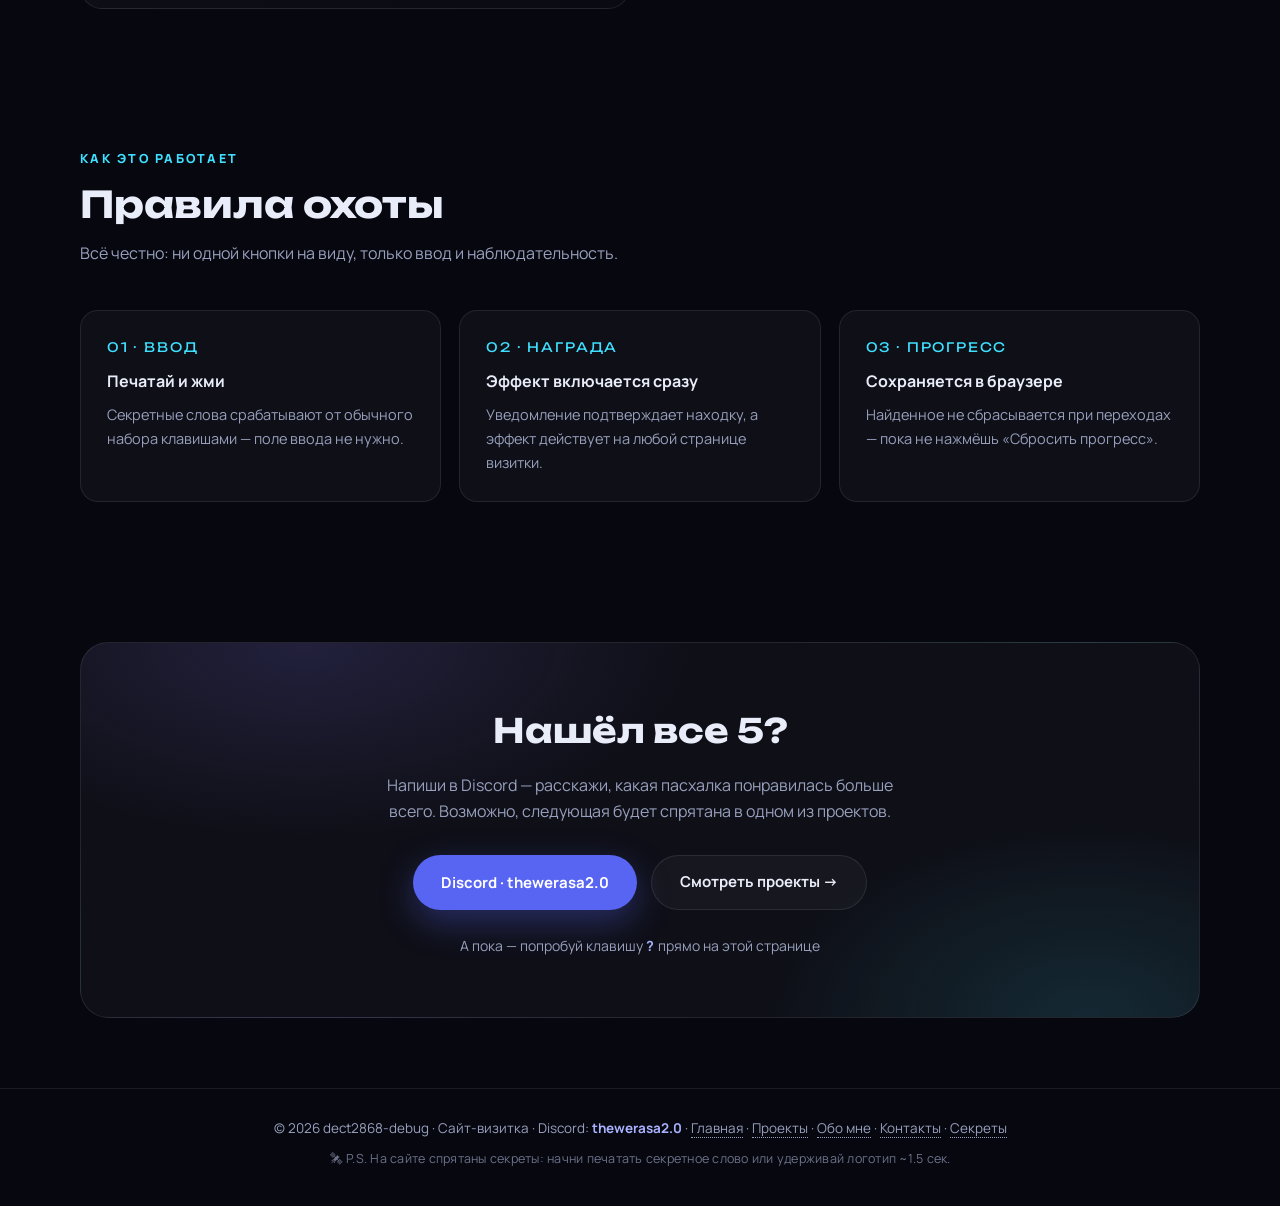
<file: secrets.html>
<!DOCTYPE html>
<html lang="ru">
<head>
<meta charset="UTF-8">
<meta name="viewport" content="width=device-width, initial-scale=1">
<title>Секреты · dect2868-debug</title>
<meta name="description" content="Секреты и пасхалки сайта dect2868-debug: скрытые режимы, Konami-код и охота за 5 секретами с прогрессом.">
<link rel="preconnect" href="https://fonts.googleapis.com">
<link rel="preconnect" href="https://fonts.gstatic.com" crossorigin>
<link href="https://fonts.googleapis.com/css2?family=Manrope:wght@400;500;600;700;800&family=Unbounded:wght@500;600;700&display=swap" rel="stylesheet">
<link rel="stylesheet" href="style.css">
</head>
<body>

<nav class="nav">
  <div class="container nav-inner">
    <a class="logo" href="index.html"><span class="dot"></span>DECT2868</a>
    <div class="nav-links">
      <a href="projects.html">Проекты</a>
      <a href="about.html">Обо мне</a>
      <a href="contacts.html">Контакты</a>
      <a class="active" href="secrets.html">Секреты</a>
      <a class="nav-cta" href="https://github.com/dect2868-debug" target="_blank" rel="noopener">GitHub</a>
    </div>
  </div>
</nav>

<header class="page-hero container">
  <div class="crumb reveal"><a href="index.html">Главная</a> / Секреты</div>
  <span class="kicker reveal">Пасхалки</span>
  <h1 class="reveal">Охота за <span class="grad">секретами</span></h1>
  <p class="reveal">На сайте спрятано 5 скрытых эффектов. Ниже — подсказки и прогресс:
     найденное подсвечивается, а награды работают на любой странице визитки.</p>
</header>

<section id="eggs">
  <div class="container" data-egg-list>

    <div class="egg-progress reveal">
      <div class="ep-top">
        <b><span id="egg-count">0</span> / 5</b>
        <span>найдено секретов · прогресс сохраняется в браузере</span>
      </div>
      <div class="ep-track"><i id="egg-bar"></i></div>
      <div class="ep-note" id="egg-note">Найдено 0 из 5. Подсказки есть на карточках.</div>
      <button class="ep-reset" id="egg-reset" type="button" style="display:none">Сбросить прогресс</button>
    </div>

    <div class="egg-grid">

      <article class="egg-card reveal" data-egg="orbita" style="--acc:var(--violet)">
        <div class="ec-top">
          <span class="ec-icon">🛰️</span>
          <span class="ec-state">не найдено</span>
        </div>
        <h3>Режим ORBITA</h3>
        <p class="ec-hint">Подсказка: <b>слово из 6 букв</b> — название флагман-проекта.
           Просто начни печатать его на любой странице (или удерживай логотип ~1.5 сек).</p>
        <p class="ec-effect">Награда: скрытый космический режим — звёзды на фоне, глитч заголовка и своя палитра.</p>
      </article>

      <article class="egg-card reveal" data-egg="konami" style="--acc:var(--amber)">
        <div class="ec-top">
          <span class="ec-icon">🌈</span>
          <span class="ec-state">не найдено</span>
        </div>
        <h3>Konami-код</h3>
        <p class="ec-hint">Подсказка: <b>стрелки ↑↑↓↓←→←→</b>, затем <b>B A</b> — легендарный код из старых игр.</p>
        <p class="ec-effect">Награда: радужный режим всего сайта и конфетти на весь экран.</p>
      </article>

      <article class="egg-card reveal" data-egg="debug" style="--acc:var(--cyan)">
        <div class="ec-top">
          <span class="ec-icon">🛠️</span>
          <span class="ec-state">не найдено</span>
        </div>
        <h3>Режим отладки</h3>
        <p class="ec-hint">Подсказка: <b>слово из 5 букв</b>, которым открывают инструменты разработчика. Напечатай его на странице.</p>
        <p class="ec-effect">Награда: подсвечиваются рамки всех элементов страницы — как в DevTools.</p>
      </article>

      <article class="egg-card reveal" data-egg="hacker" style="--acc:var(--green)">
        <div class="ec-top">
          <span class="ec-icon">💻</span>
          <span class="ec-state">не найдено</span>
        </div>
        <h3>Хакерский терминал</h3>
        <p class="ec-hint">Подсказка: <b>5 кликов подряд</b> по подсказке в футере — в самом низу любой страницы.</p>
        <p class="ec-effect">Награда: весь сайт переключается в зелёный моноширинный терминал.</p>
      </article>

      <article class="egg-card reveal" data-egg="cheat" style="--acc:var(--discord)">
        <div class="ec-top">
          <span class="ec-icon">🗝️</span>
          <span class="ec-state">не найдено</span>
        </div>
        <h3>Шпаргалка</h3>
        <p class="ec-hint">Подсказка: <b>клавиша вопроса</b> — Shift + / на любой странице, где нет открытого поля ввода.</p>
        <p class="ec-effect">Награда: мгновенные подсказки по ещё не найденным секретам прямо в уведомлении.</p>
      </article>

    </div>
  </div>
</section>

<section id="rules">
  <div class="container">
    <div class="sec-head reveal">
      <span class="kicker">Как это работает</span>
      <h2>Правила охоты</h2>
      <p>Всё честно: ни одной кнопки на виду, только ввод и наблюдательность.</p>
    </div>

    <div class="steps">
      <div class="step reveal">
        <span class="n">01 · ВВОД</span>
        <h4>Печатай и жми</h4>
        <p>Секретные слова срабатывают от обычного набора клавишами — поле ввода не нужно.</p>
      </div>
      <div class="step reveal">
        <span class="n">02 · НАГРАДА</span>
        <h4>Эффект включается сразу</h4>
        <p>Уведомление подтверждает находку, а эффект действует на любой странице визитки.</p>
      </div>
      <div class="step reveal">
        <span class="n">03 · ПРОГРЕСС</span>
        <h4>Сохраняется в браузере</h4>
        <p>Найденное не сбрасывается при переходах — пока не нажмёшь «Сбросить прогресс».</p>
      </div>
    </div>
  </div>
</section>

<section id="cta">
  <div class="container">
    <div class="contacts reveal">
      <h2>Нашёл все 5?</h2>
      <p>Напиши в Discord — расскажи, какая пасхалка понравилась больше всего.
         Возможно, следующая будет спрятана в одном из проектов.</p>
      <div class="hero-btns">
        <button class="btn btn-discord" data-copy="thewerasa2.0" type="button">Discord · thewerasa2.0</button>
        <a class="btn btn-ghost" href="projects.html">Смотреть проекты →</a>
      </div>
      <div class="discord-line">А пока — попробуй клавишу <b>?</b> прямо на этой странице</div>
    </div>
  </div>
</section>

<footer>
  <div class="container">
    © <span id="year">2026</span> dect2868-debug · Сайт-визитка · Discord: <b>thewerasa2.0</b> ·
    <a href="index.html">Главная</a> · <a href="projects.html">Проекты</a> ·
    <a href="about.html">Обо мне</a> · <a href="contacts.html">Контакты</a> ·
    <a href="secrets.html">Секреты</a>
    <span class="egg-hint">🛰 P.S. На сайте спрятаны секреты: начни печатать секретное слово или удерживай логотип ~1.5 сек.</span>
  </div>
</footer>

<script src="main.js"></script>
</body>
</html>
</file>
<file: style.css>
:root{
  --bg:#06070f;
  --bg-soft:#0b0e1c;
  --card:rgba(255,255,255,.035);
  --text:#e9ecf9;
  --muted:#98a0bd;
  --line:rgba(255,255,255,.09);
  --violet:#8b7bff;
  --cyan:#3fe0ff;
  --amber:#ffb648;
  --blue:#5b8bff;
  --green:#3fe0a0;
  --discord:#5865f2;
  --radius:22px;
}
*{box-sizing:border-box;margin:0;padding:0}
html{scroll-behavior:smooth}
body{
  font-family:'Manrope',system-ui,-apple-system,'Segoe UI',sans-serif;
  background:var(--bg);
  color:var(--text);
  line-height:1.65;
  overflow-x:hidden;
  -webkit-font-smoothing:antialiased;
}
body::before{
  content:"";
  position:fixed;inset:0;z-index:-2;
  background:
    radial-gradient(900px 600px at 15% -5%,rgba(139,123,255,.22),transparent 60%),
    radial-gradient(800px 700px at 95% 15%,rgba(63,224,255,.14),transparent 60%),
    radial-gradient(900px 700px at 50% 110%,rgba(91,139,255,.14),transparent 60%),
    var(--bg);
}
body::after{
  content:"";
  position:fixed;inset:0;z-index:-1;pointer-events:none;
  background-image:
    radial-gradient(1px 1px at 20% 30%,rgba(255,255,255,.5),transparent),
    radial-gradient(1px 1px at 70% 12%,rgba(255,255,255,.4),transparent),
    radial-gradient(1.5px 1.5px at 85% 60%,rgba(255,255,255,.35),transparent),
    radial-gradient(1px 1px at 40% 80%,rgba(255,255,255,.35),transparent),
    radial-gradient(1px 1px at 10% 65%,rgba(255,255,255,.3),transparent),
    radial-gradient(1.5px 1.5px at 55% 45%,rgba(255,255,255,.3),transparent);
  background-size:100% 100%;
  animation:twinkle 7s ease-in-out infinite alternate;
  opacity:.7;
}
@keyframes twinkle{from{opacity:.45}to{opacity:.85}}

.container{width:min(1120px,92%);margin-inline:auto}
.kicker{
  font-size:12.5px;font-weight:800;letter-spacing:.18em;text-transform:uppercase;
  color:var(--cyan);margin-bottom:12px;display:block;
}

/* ---------- NAV ---------- */
.nav{
  position:sticky;top:0;z-index:50;
  backdrop-filter:blur(14px);
  background:rgba(6,7,15,.68);
  border-bottom:1px solid var(--line);
}
.nav-inner{display:flex;align-items:center;gap:28px;padding:14px 0}
.logo{
  font-family:'Unbounded',sans-serif;font-weight:600;font-size:16px;
  letter-spacing:.06em;text-decoration:none;color:var(--text);
  display:flex;align-items:center;gap:10px;
}
.logo .dot{
  width:9px;height:9px;border-radius:50%;
  background:linear-gradient(135deg,var(--violet),var(--cyan));
  box-shadow:0 0 14px rgba(139,123,255,.9);
}
.nav-links{display:flex;gap:24px;margin-left:auto;align-items:center}
.nav-links a{
  color:var(--muted);text-decoration:none;font-size:14.5px;font-weight:600;
  transition:color .25s;position:relative;
}
.nav-links a:hover{color:var(--text)}
.nav-links a.active{color:var(--text)}
.nav-links a.active::after{
  content:"";position:absolute;left:0;right:0;bottom:-6px;height:2px;border-radius:2px;
  background:linear-gradient(90deg,var(--violet),var(--cyan));
}
.nav-cta{
  padding:9px 18px;border-radius:99px;font-size:14px;font-weight:700;
  color:#08090f!important;
  background:linear-gradient(135deg,var(--violet),var(--cyan));
  transition:transform .25s,box-shadow .25s;
}
.nav-cta:hover{transform:translateY(-2px);box-shadow:0 10px 26px rgba(139,123,255,.35)}
.nav-cta::after{display:none!important}

/* ---------- HERO ---------- */
.hero{padding:96px 0 70px;text-align:center}
.badge{
  display:inline-flex;align-items:center;gap:9px;
  padding:8px 18px;border-radius:99px;font-size:13px;font-weight:700;
  letter-spacing:.04em;color:var(--muted);
  border:1px solid var(--line);background:var(--card);
  margin-bottom:30px;
}
.badge .pulse{
  width:8px;height:8px;border-radius:50%;background:var(--green);
  box-shadow:0 0 0 0 rgba(63,224,160,.6);animation:pulse 2.2s infinite;
}
@keyframes pulse{
  0%{box-shadow:0 0 0 0 rgba(63,224,160,.55)}
  70%{box-shadow:0 0 0 12px rgba(63,224,160,0)}
  100%{box-shadow:0 0 0 0 rgba(63,224,160,0)}
}
.hero h1{
  font-family:'Unbounded',sans-serif;
  font-size:clamp(2.1rem,6vw,4rem);
  line-height:1.12;font-weight:700;letter-spacing:-.01em;
  margin-bottom:22px;
}
.hero h1 .grad,.grad{
  background:linear-gradient(100deg,var(--violet) 0%,var(--cyan) 55%,var(--blue) 100%);
  -webkit-background-clip:text;background-clip:text;color:transparent;
}
.hero p{max-width:640px;margin:0 auto 38px;color:var(--muted);font-size:clamp(1rem,1.6vw,1.12rem)}
.hero-btns{display:flex;gap:14px;justify-content:center;flex-wrap:wrap}
.btn{
  display:inline-flex;align-items:center;gap:9px;
  padding:14px 28px;border-radius:99px;text-decoration:none;
  font-weight:700;font-size:15px;transition:transform .25s,box-shadow .25s,background .25s;
  cursor:pointer;border:0;font-family:inherit;
}
.btn-primary{
  color:#08090f;background:linear-gradient(135deg,var(--violet),var(--cyan));
  box-shadow:0 12px 34px rgba(139,123,255,.3);
}
.btn-primary:hover{transform:translateY(-3px);box-shadow:0 18px 44px rgba(139,123,255,.45)}
.btn-ghost{color:var(--text);border:1px solid var(--line);background:var(--card)}
.btn-ghost:hover{transform:translateY(-3px);background:rgba(255,255,255,.07)}
.btn-discord{color:#fff;background:var(--discord);box-shadow:0 12px 34px rgba(88,101,242,.35)}
.btn-discord:hover{transform:translateY(-3px);box-shadow:0 18px 44px rgba(88,101,242,.5)}
.btn-sm{padding:11px 22px;font-size:14px}

/* ---------- STATS ---------- */
.stats{display:grid;grid-template-columns:repeat(4,1fr);gap:14px;margin:10px auto 0}
.stat{
  border:1px solid var(--line);background:var(--card);
  border-radius:18px;padding:22px 16px;text-align:center;
}
.stat b{
  display:block;font-family:'Unbounded',sans-serif;
  font-size:clamp(1.5rem,3vw,2rem);
  background:linear-gradient(135deg,var(--text),var(--cyan));
  -webkit-background-clip:text;background-clip:text;color:transparent;
}
.stat span{font-size:13px;color:var(--muted);font-weight:600}

/* ---------- PAGE HERO (внутренние страницы) ---------- */
.page-hero{padding:74px 0 8px}
.page-hero h1{
  font-family:'Unbounded',sans-serif;
  font-size:clamp(1.9rem,5vw,3.2rem);
  line-height:1.15;margin-bottom:16px;
}
.page-hero p{color:var(--muted);max-width:620px;font-size:clamp(1rem,1.5vw,1.08rem)}
.crumb{font-size:13.5px;color:var(--muted);margin-bottom:20px}
.crumb a{color:var(--muted);text-decoration:none;transition:color .2s}
.crumb a:hover{color:var(--cyan)}

/* ---------- SECTIONS ---------- */
section{padding:70px 0}
.sec-head{margin-bottom:44px;max-width:640px}
.sec-head h2{
  font-family:'Unbounded',sans-serif;font-size:clamp(1.5rem,3.6vw,2.3rem);
  line-height:1.2;margin-bottom:14px;
}
.sec-head p{color:var(--muted)}

/* ---------- TILES (разделы сайта) ---------- */
.tiles{display:grid;grid-template-columns:repeat(3,1fr);gap:20px}
.tile{
  position:relative;overflow:hidden;display:block;text-decoration:none;color:var(--text);
  border:1px solid var(--line);border-radius:var(--radius);
  background:linear-gradient(160deg,rgba(255,255,255,.05),rgba(255,255,255,.015));
  padding:28px;
  transform:perspective(900px) rotateX(var(--rx,0deg)) rotateY(var(--ry,0deg)) translateY(var(--ty,0px));
  transition:transform .35s,border-color .35s,box-shadow .35s;
}
.tile:hover{--ty:-6px;border-color:color-mix(in srgb,var(--acc) 55%,transparent);box-shadow:0 24px 60px rgba(0,0,0,.5)}
.tile .icon{
  width:48px;height:48px;border-radius:15px;display:grid;place-items:center;font-size:22px;margin-bottom:16px;
  background:color-mix(in srgb,var(--acc) 16%,transparent);
  border:1px solid color-mix(in srgb,var(--acc) 40%,transparent);
}
.tile .num{font-family:'Unbounded',sans-serif;font-size:11.5px;letter-spacing:.16em;color:color-mix(in srgb,var(--acc) 85%,white)}
.tile h3{font-family:'Unbounded',sans-serif;font-size:1.05rem;margin:6px 0 8px}
.tile p{color:var(--muted);font-size:14.5px;margin-bottom:16px}
.tile .more{font-size:14px;font-weight:800;color:color-mix(in srgb,var(--acc) 85%,white);transition:letter-spacing .25s}
.tile:hover .more{letter-spacing:.03em}

/* ---------- PROJECT CARDS ---------- */
.projects{display:grid;grid-template-columns:repeat(2,1fr);gap:20px}
.card{
  position:relative;overflow:hidden;
  border:1px solid var(--line);border-radius:var(--radius);
  background:linear-gradient(160deg,rgba(255,255,255,.05),rgba(255,255,255,.015));
  padding:32px;
  transform:perspective(1000px) rotateX(var(--rx,0deg)) rotateY(var(--ry,0deg)) translateY(var(--ty,0px));
  transition:transform .35s,border-color .35s,box-shadow .35s;
}
.tilt-live{transition:transform .07s linear!important}
.card::before{
  content:"";position:absolute;inset:0;opacity:0;transition:opacity .35s;
  background:radial-gradient(420px 260px at var(--mx,50%) var(--my,0%),color-mix(in srgb,var(--acc) 16%,transparent),transparent 70%);
  pointer-events:none;
}
.card:hover{--ty:-6px;border-color:color-mix(in srgb,var(--acc) 55%,transparent);box-shadow:0 24px 60px rgba(0,0,0,.5)}
.card:hover::before{opacity:1}
.card.wide{grid-column:1 / -1}
.card-top{display:flex;align-items:center;gap:14px;margin-bottom:18px}
.icon{
  width:52px;height:52px;flex:0 0 auto;border-radius:16px;
  display:grid;place-items:center;font-size:24px;
  background:color-mix(in srgb,var(--acc) 16%,transparent);
  border:1px solid color-mix(in srgb,var(--acc) 40%,transparent);
}
.card-num{
  font-family:'Unbounded',sans-serif;font-size:12px;letter-spacing:.16em;
  color:color-mix(in srgb,var(--acc) 85%,white);
}
.card h3{font-family:'Unbounded',sans-serif;font-size:clamp(1.15rem,2.4vw,1.5rem);margin-bottom:8px;line-height:1.25}
.card .tagline{color:var(--muted);font-size:14.5px;margin-bottom:18px}
.chips{display:flex;flex-wrap:wrap;gap:8px;margin-bottom:24px}
.chip{
  font-size:12.5px;font-weight:700;padding:6px 13px;border-radius:99px;
  color:color-mix(in srgb,var(--acc) 80%,white);
  border:1px solid color-mix(in srgb,var(--acc) 32%,transparent);
  background:color-mix(in srgb,var(--acc) 9%,transparent);
}
.card-link{
  display:inline-flex;align-items:center;gap:8px;
  font-weight:800;font-size:15px;text-decoration:none;
  color:var(--acc);transition:gap .25s,filter .25s;
}
.card-link:hover{gap:14px;filter:brightness(1.25)}
.card-link .arrow{transition:transform .25s}
.card-link:hover .arrow{transform:translateX(3px)}
.card-meta{
  display:flex;flex-wrap:wrap;gap:18px;margin-bottom:20px;
  font-size:13.5px;color:var(--muted);
}
.card-meta b{color:var(--text);font-weight:700}

/* ---------- ABOUT ---------- */
.about-wrap{display:grid;grid-template-columns:1.15fr .85fr;gap:20px;align-items:start}
.panel{
  border:1px solid var(--line);border-radius:var(--radius);
  background:var(--card);padding:32px;
}
.panel h3{font-family:'Unbounded',sans-serif;font-size:1.15rem;margin-bottom:14px}
.panel p{color:var(--muted);margin-bottom:14px;font-size:15px}
.panel p:last-child{margin-bottom:0}
.skill-grid{display:flex;flex-wrap:wrap;gap:9px;margin-top:6px}
.skill{
  font-size:13px;font-weight:700;padding:8px 15px;border-radius:12px;
  border:1px solid var(--line);background:rgba(255,255,255,.04);
  transition:border-color .25s,transform .25s,color .25s;
}
.skill:hover{transform:translateY(-3px);border-color:var(--cyan);color:var(--cyan)}
.facts{list-style:none;display:grid;gap:14px}
.facts li{display:flex;gap:13px;align-items:flex-start;font-size:15px}
.facts .mk{
  flex:0 0 auto;width:30px;height:30px;border-radius:10px;display:grid;place-items:center;
  background:rgba(63,224,255,.1);border:1px solid rgba(63,224,255,.28);font-size:14px;
}
.facts b{display:block;font-size:14.5px}
.facts span{color:var(--muted);font-size:13.5px}
.steps{display:grid;grid-template-columns:repeat(3,1fr);gap:18px}
.step{
  border:1px solid var(--line);border-radius:18px;background:var(--card);
  padding:26px;transition:transform .3s,border-color .3s;
}
.step:hover{transform:translateY(-5px);border-color:rgba(63,224,255,.4)}
.step .n{
  font-family:'Unbounded',sans-serif;font-size:13px;letter-spacing:.14em;
  color:var(--cyan);display:block;margin-bottom:10px;
}
.step h4{font-size:16px;margin-bottom:8px}
.step p{color:var(--muted);font-size:14.5px}

/* ---------- CONTACTS ---------- */
.contact-grid{display:grid;grid-template-columns:repeat(2,1fr);gap:20px}
.contact-card{
  position:relative;overflow:hidden;
  border:1px solid var(--line);border-radius:var(--radius);
  background:linear-gradient(160deg,rgba(255,255,255,.05),rgba(255,255,255,.015));
  padding:32px;transition:transform .35s,border-color .35s,box-shadow .35s;
}
.contact-card:hover{transform:translateY(-5px);box-shadow:0 24px 60px rgba(0,0,0,.5)}
.contact-card.discord{border-color:rgba(88,101,242,.45);background:
  radial-gradient(420px 220px at 100% 0%,rgba(88,101,242,.18),transparent 65%),
  linear-gradient(160deg,rgba(255,255,255,.05),rgba(255,255,255,.015));}
.contact-card.discord:hover{border-color:rgba(88,101,242,.8);box-shadow:0 24px 60px rgba(88,101,242,.22)}
.cc-head{display:flex;align-items:center;gap:14px;margin-bottom:16px}
.cc-icon{
  width:50px;height:50px;border-radius:15px;display:grid;place-items:center;font-size:23px;
  background:rgba(88,101,242,.16);border:1px solid rgba(88,101,242,.4);
}
.cc-icon.gh{background:rgba(255,255,255,.07);border-color:var(--line)}
.cc-label{font-size:12.5px;font-weight:800;letter-spacing:.14em;text-transform:uppercase;color:var(--muted)}
.cc-value{
  font-family:'Unbounded',sans-serif;font-size:clamp(1.1rem,2.4vw,1.45rem);
  word-break:break-all;
}
.contact-card p{color:var(--muted);font-size:14.5px;margin-bottom:22px}
.cc-actions{display:flex;gap:12px;flex-wrap:wrap}
.copy-btn{
  padding:11px 22px;border-radius:99px;font-weight:700;font-size:14px;
  font-family:inherit;cursor:pointer;border:1px solid var(--line);
  background:rgba(255,255,255,.06);color:var(--text);
  transition:background .25s,border-color .25s,transform .25s;
}
.copy-btn:hover{transform:translateY(-2px);border-color:var(--cyan);color:var(--cyan)}
.copy-btn.copied{background:rgba(63,224,160,.15);border-color:var(--green);color:var(--green)}
.link-list{display:grid;gap:12px}
.link-row{
  display:flex;align-items:center;gap:14px;text-decoration:none;color:var(--text);
  border:1px solid var(--line);border-radius:16px;padding:15px 18px;
  background:rgba(255,255,255,.03);transition:transform .3s,border-color .3s,background .3s;
}
.link-row:hover{transform:translateX(6px);border-color:color-mix(in srgb,var(--acc) 55%,transparent);background:rgba(255,255,255,.06)}
.link-row .lr-icon{
  width:40px;height:40px;flex:0 0 auto;border-radius:12px;display:grid;place-items:center;font-size:19px;
  background:color-mix(in srgb,var(--acc) 16%,transparent);
  border:1px solid color-mix(in srgb,var(--acc) 38%,transparent);
}
.link-row b{display:block;font-size:15px}
.link-row span{font-size:13px;color:var(--muted)}
.link-row .lr-arrow{margin-left:auto;color:var(--muted);font-size:18px;transition:transform .25s,color .25s}
.link-row:hover .lr-arrow{transform:translateX(4px);color:var(--acc)}

/* ---------- CTA BANNER ---------- */
.contacts{
  border:1px solid var(--line);border-radius:calc(var(--radius) + 6px);
  background:
    radial-gradient(600px 300px at 20% 0%,rgba(139,123,255,.16),transparent 65%),
    radial-gradient(500px 300px at 90% 100%,rgba(63,224,255,.12),transparent 65%),
    var(--card);
  padding:clamp(34px,6vw,60px);text-align:center;
}
.contacts h2{font-family:'Unbounded',sans-serif;font-size:clamp(1.4rem,3.4vw,2.1rem);margin-bottom:14px}
.contacts p{color:var(--muted);max-width:540px;margin:0 auto 30px}
.contacts .discord-line{margin-top:24px;font-size:14px;color:var(--muted)}
.contacts .discord-line b{
  color:#a9b2ff;letter-spacing:.03em;
}

/* ---------- FOOTER ---------- */
footer{
  border-top:1px solid var(--line);padding:28px 0 36px;
  color:var(--muted);font-size:13.5px;text-align:center;
}
footer b{color:#a9b2ff;font-weight:700}
footer a{color:var(--muted);text-decoration:none;border-bottom:1px dotted var(--muted)}
footer a:hover{color:var(--text)}

/* ---------- REVEAL ---------- */
.reveal{opacity:0;translate:0 26px;transition:opacity .7s ease,translate .7s ease}
.reveal.in{opacity:1;translate:none}

/* ---------- RESPONSIVE ---------- */
@media(max-width:880px){
  .stats{grid-template-columns:repeat(2,1fr)}
  .projects,.tiles,.contact-grid,.steps{grid-template-columns:1fr}
  .about-wrap{grid-template-columns:1fr}
}
@media(max-width:640px){
  .nav-inner{gap:14px;overflow-x:auto;scrollbar-width:none;-ms-overflow-style:none}
  .nav-inner::-webkit-scrollbar{display:none}
  .logo{font-size:14px;flex:0 0 auto}
  .nav-links{gap:16px;flex:0 0 auto}
  .nav-links a{font-size:13.5px;white-space:nowrap}
  .nav-cta{padding:8px 14px;font-size:13px}
  .hero{padding:66px 0 50px}
  .page-hero{padding:56px 0 4px}
  section{padding:54px 0}
  .card,.panel,.tile,.contact-card,.step{padding:24px}
  .cc-actions .btn,.copy-btn{width:100%;justify-content:center;text-align:center}
}
@media(prefers-reduced-motion:reduce){
  *{animation:none!important;transition:none!important}
  .reveal{opacity:1;translate:none}
  html{scroll-behavior:auto}
}

/* ---------- СЕКРЕТНЫЙ РЕЖИМ ORBITA ---------- */
#fx-canvas{position:fixed;inset:0;z-index:-1;pointer-events:none}

.fx-scan{
  position:fixed;inset:0;z-index:60;pointer-events:none;opacity:0;
  transition:opacity .6s ease;
  background:repeating-linear-gradient(180deg,rgba(63,224,160,.055) 0 2px,transparent 2px 5px);
}
body.secret-on .fx-scan{opacity:1;animation:scanMove 9s linear infinite}
@keyframes scanMove{to{background-position:0 500px}}

body.secret-on{
  --violet:#3fe0a0;
  --cyan:#7dffdc;
  --blue:#39d0ff;
  --amber:#ffe07a;
}
body.secret-on::before{filter:saturate(1.4) hue-rotate(-12deg)}

body.secret-on .grad{position:relative;display:inline-block}
body.secret-on .grad::before,
body.secret-on .grad::after{
  content:attr(data-text);
  position:absolute;left:0;top:0;width:100%;
  background:linear-gradient(100deg,var(--violet) 0%,var(--cyan) 55%,var(--blue) 100%);
  -webkit-background-clip:text;background-clip:text;color:transparent;
  pointer-events:none;opacity:0;
}
body.secret-on .grad::before{animation:glitchA 3.4s steps(1) infinite}
body.secret-on .grad::after{animation:glitchB 2.6s steps(1) infinite}
@keyframes glitchA{
  0%,84%,100%{opacity:0;transform:none;clip-path:inset(0 0 100% 0)}
  85%{opacity:1;transform:translate(-4px,-2px);clip-path:inset(8% 0 62% 0)}
  88%{opacity:1;transform:translate(4px,2px);clip-path:inset(52% 0 26% 0)}
  91%{opacity:0;transform:none}
}
@keyframes glitchB{
  0%,62%,100%{opacity:0;transform:none;clip-path:inset(0 0 100% 0)}
  63%{opacity:1;transform:translate(3px,1px);clip-path:inset(34% 0 44% 0);filter:hue-rotate(120deg)}
  66%{opacity:1;transform:translate(-3px,-1px);clip-path:inset(66% 0 12% 0);filter:hue-rotate(-60deg)}
  69%{opacity:0;transform:none}
}

/* Пилюля-индикатор режима */
.mode-pill{
  position:fixed;right:18px;bottom:18px;z-index:70;
  display:inline-flex;align-items:center;gap:9px;
  padding:10px 16px;border:0;border-radius:99px;cursor:pointer;
  font-family:inherit;font-size:12.5px;font-weight:800;letter-spacing:.07em;
  color:#04120c;background:linear-gradient(135deg,var(--green),var(--cyan));
  box-shadow:0 12px 34px rgba(63,224,160,.4);
  opacity:0;transform:translateY(20px);pointer-events:none;
  transition:opacity .4s,transform .4s,box-shadow .25s;
}
.mode-pill.on{opacity:1;transform:none;pointer-events:auto}
.mode-pill:hover{transform:translateY(-3px);box-shadow:0 18px 44px rgba(63,224,160,.55)}
.mode-pill .mp-dot{
  width:8px;height:8px;border-radius:50%;background:#04120c;
  box-shadow:0 0 0 0 rgba(4,18,12,.6);animation:pulse 1.8s infinite;
}
.mode-pill .mp-off{font-weight:700;letter-spacing:0;opacity:.7;font-size:11.5px}

/* Уведомление */
.toast{
  position:fixed;top:calc(86px + var(--ti,0) * 76px);left:50%;z-index:80;
  display:flex;flex-direction:column;gap:3px;
  max-width:min(92vw,440px);
  padding:15px 22px;border-radius:16px;
  border:1px solid rgba(63,224,160,.45);
  background:rgba(8,12,20,.93);
  backdrop-filter:blur(12px);
  box-shadow:0 20px 50px rgba(0,0,0,.55);
  opacity:0;transform:translate(-50%,-18px);
  transition:opacity .4s ease,transform .4s ease;
}
.toast.show{opacity:1;transform:translate(-50%,0)}
.toast b{
  font-family:'Unbounded',sans-serif;font-size:14px;font-weight:600;color:var(--green);
}
.toast span{font-size:13.5px;color:var(--muted);line-height:1.5}

/* Подсказка о пасхалке в футере — см. блок ниже (.egg-hint) */

@media(max-width:640px){
  .toast{top:calc(70px + var(--ti,0) * 72px);padding:13px 18px}
  .mode-pill .mp-off{display:none}
}

/* ---------- ПРОГРЕСС-БАРЫ НАВЫКОВ (страница «Обо мне») ---------- */
.bars{display:grid;gap:13px;margin-top:4px}
.bar-row{display:flex;align-items:center;gap:14px}
.bar-row .br-name{flex:0 0 150px;font-size:13.5px;font-weight:700}
.bar-row .br-val{
  flex:0 0 42px;text-align:right;font-size:13px;font-weight:800;
  color:var(--cyan);font-family:'Unbounded',sans-serif;
}
.bar{
  flex:1;height:8px;border-radius:99px;overflow:hidden;
  background:rgba(255,255,255,.07);border:1px solid var(--line);
}
.bar i{
  display:block;height:100%;width:0;border-radius:99px;
  background:linear-gradient(90deg,var(--violet),var(--cyan));
  box-shadow:0 0 12px rgba(63,224,255,.45);
  transition:width 1.2s cubic-bezier(.2,.7,.3,1);
}
@media(max-width:640px){
  .bar-row .br-name{flex:0 0 110px;font-size:12.5px}
}

/* ---------- СТРАНИЦА «СЕКРЕТЫ» ---------- */
.egg-progress{
  border:1px solid var(--line);border-radius:var(--radius);
  background:
    radial-gradient(420px 200px at 15% 0%,rgba(139,123,255,.16),transparent 65%),
    var(--card);
  padding:clamp(26px,4vw,38px);margin-bottom:34px;
}
.egg-progress .ep-top{display:flex;align-items:baseline;gap:14px;flex-wrap:wrap;margin-bottom:16px}
.egg-progress .ep-top b{
  font-family:'Unbounded',sans-serif;font-size:clamp(1.6rem,4vw,2.4rem);
  background:linear-gradient(135deg,var(--text),var(--cyan));
  -webkit-background-clip:text;background-clip:text;color:transparent;
}
.egg-progress .ep-top span{color:var(--muted);font-size:14.5px}
.ep-track{
  height:12px;border-radius:99px;overflow:hidden;
  background:rgba(255,255,255,.06);border:1px solid var(--line);margin-bottom:14px;
}
.ep-track i{
  display:block;height:100%;width:0;border-radius:99px;
  background:linear-gradient(90deg,var(--violet),var(--cyan),var(--green));
  box-shadow:0 0 16px rgba(63,224,255,.5);
  transition:width .8s cubic-bezier(.2,.7,.3,1);
}
.ep-note{color:var(--muted);font-size:14px}
.ep-reset{
  margin-top:16px;padding:10px 20px;border-radius:99px;cursor:pointer;
  font-family:inherit;font-size:13.5px;font-weight:700;
  border:1px solid var(--line);background:rgba(255,255,255,.05);color:var(--muted);
  transition:border-color .25s,color .25s,transform .25s;
}
.ep-reset:hover{transform:translateY(-2px);border-color:var(--amber);color:var(--amber)}

.egg-grid{display:grid;grid-template-columns:repeat(2,1fr);gap:20px}
.egg-card{
  position:relative;overflow:hidden;
  border:1px solid var(--line);border-radius:var(--radius);
  background:linear-gradient(160deg,rgba(255,255,255,.05),rgba(255,255,255,.015));
  padding:28px;
  transform:perspective(1000px) rotateX(var(--rx,0deg)) rotateY(var(--ry,0deg)) translateY(var(--ty,0px));
  transition:transform .35s,border-color .35s,box-shadow .35s,filter .35s;
}
.egg-card:hover{--ty:-6px;box-shadow:0 24px 60px rgba(0,0,0,.5)}
.ec-top{display:flex;align-items:center;gap:12px;margin-bottom:14px}
.ec-icon{
  width:46px;height:46px;border-radius:14px;display:grid;place-items:center;font-size:21px;
  background:color-mix(in srgb,var(--acc) 16%,transparent);
  border:1px solid color-mix(in srgb,var(--acc) 40%,transparent);
}
.ec-state{
  margin-left:auto;font-size:12px;font-weight:800;letter-spacing:.1em;text-transform:uppercase;
  padding:6px 13px;border-radius:99px;color:var(--muted);
  border:1px solid var(--line);background:rgba(255,255,255,.04);
}
.egg-card h3{font-family:'Unbounded',sans-serif;font-size:1.05rem;margin-bottom:10px}
.ec-hint{color:var(--muted);font-size:14px;margin-bottom:14px}
.ec-hint b{color:var(--cyan);font-weight:700}
.ec-effect{
  font-size:14px;padding:13px 16px;border-radius:14px;
  border:1px dashed var(--line);background:rgba(255,255,255,.03);
  color:var(--muted);filter:blur(5px);user-select:none;
  transition:filter .4s,border-color .4s,color .4s,background .4s;
}
.egg-card.found{border-color:color-mix(in srgb,var(--acc) 55%,transparent)}
.egg-card.found .ec-effect{
  filter:none;color:var(--text);user-select:auto;
  border:1px solid color-mix(in srgb,var(--acc) 45%,transparent);
  background:color-mix(in srgb,var(--acc) 10%,transparent);
}
.egg-card.found .ec-state{
  color:var(--green);border-color:rgba(63,224,160,.45);background:rgba(63,224,160,.12);
}
@media(max-width:880px){.egg-grid{grid-template-columns:1fr}}

/* ---------- KONAMI: радужный режим ---------- */
body.rainbow-on::before{animation:rainbowHue 5s linear infinite}
@keyframes rainbowHue{from{filter:hue-rotate(0deg)}to{filter:hue-rotate(360deg)}}

/* ---------- DEBUG: рамки всех элементов ---------- */
body.debug-on *{outline:1px solid rgba(63,224,160,.4);outline-offset:-1px}
body.debug-on .nav{outline:2px solid rgba(255,182,72,.7)}

/* ---------- HACKER: зелёный терминал ---------- */
body.hacker-on{
  font-family:'Consolas','Courier New',monospace;
  --text:#8dff9e;--muted:#4fbe6e;--line:rgba(43,255,106,.28);
  --card:rgba(0,45,12,.4);--violet:#2bff6a;--cyan:#2bff6a;--blue:#2bff6a;--amber:#b6ff5a;--green:#2bff6a;
}
body.hacker-on::before{
  background:
    radial-gradient(900px 600px at 15% -5%,rgba(43,255,106,.18),transparent 60%),
    radial-gradient(800px 700px at 95% 15%,rgba(43,255,106,.12),transparent 60%),
    #010a03;
}
body.hacker-on h1,body.hacker-on h2,body.hacker-on h3,body.hacker-on h4,
body.hacker-on .logo,body.hacker-on .kicker,body.hacker-on .card-num,
body.hacker-on .cc-value,body.hacker-on .step .n{
  font-family:'Consolas','Courier New',monospace!important;letter-spacing:.03em;
}
body.hacker-on .btn-primary,body.hacker-on .nav-cta{
  color:#011005;background:linear-gradient(135deg,#2bff6a,#b6ff5a);
}
body.hacker-on .grad,body.hacker-on .stat b{
  background:linear-gradient(100deg,#2bff6a,#b6ff5a);
  -webkit-background-clip:text;background-clip:text;color:transparent;
}

/* ---------- КОНФЕТТИ ---------- */
.confetti{
  position:fixed;z-index:90;width:9px;height:14px;border-radius:2px;
  pointer-events:none;opacity:1;
  transform:translate(0,0) rotate(0deg);
  animation:confFly 1.5s cubic-bezier(.15,.65,.35,1) both;
  animation-delay:var(--d,0s);
}
@keyframes confFly{
  0%{transform:translate(0,0) rotate(0deg);opacity:1}
  100%{transform:translate(var(--tx),var(--ty)) rotate(var(--rot));opacity:0}
}

/* ---------- Подсказка о пасхалках (футер) ---------- */
.egg-hint{
  display:block;margin-top:10px;font-size:12.5px;
  color:rgba(152,160,189,.7);letter-spacing:.02em;
  cursor:pointer;transition:color .25s;
}
.egg-hint:hover{color:var(--cyan)}
</file>
